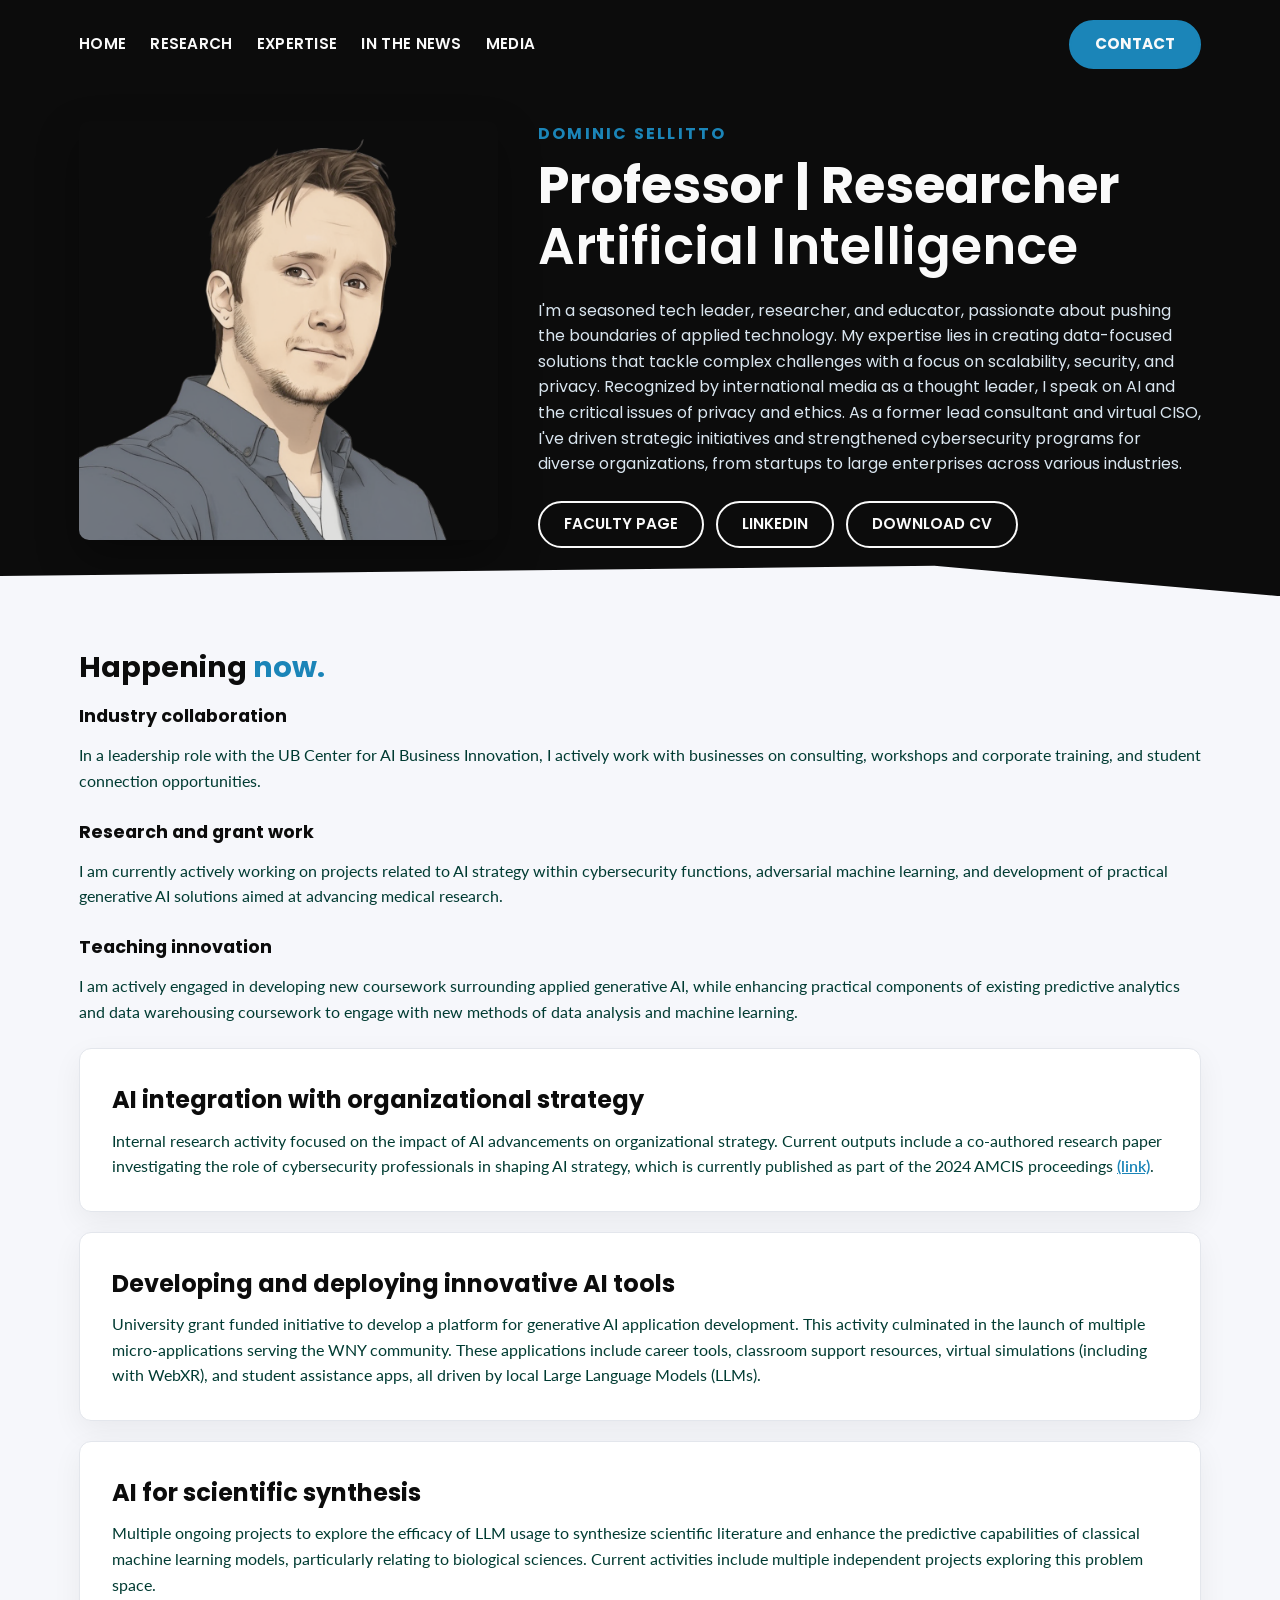
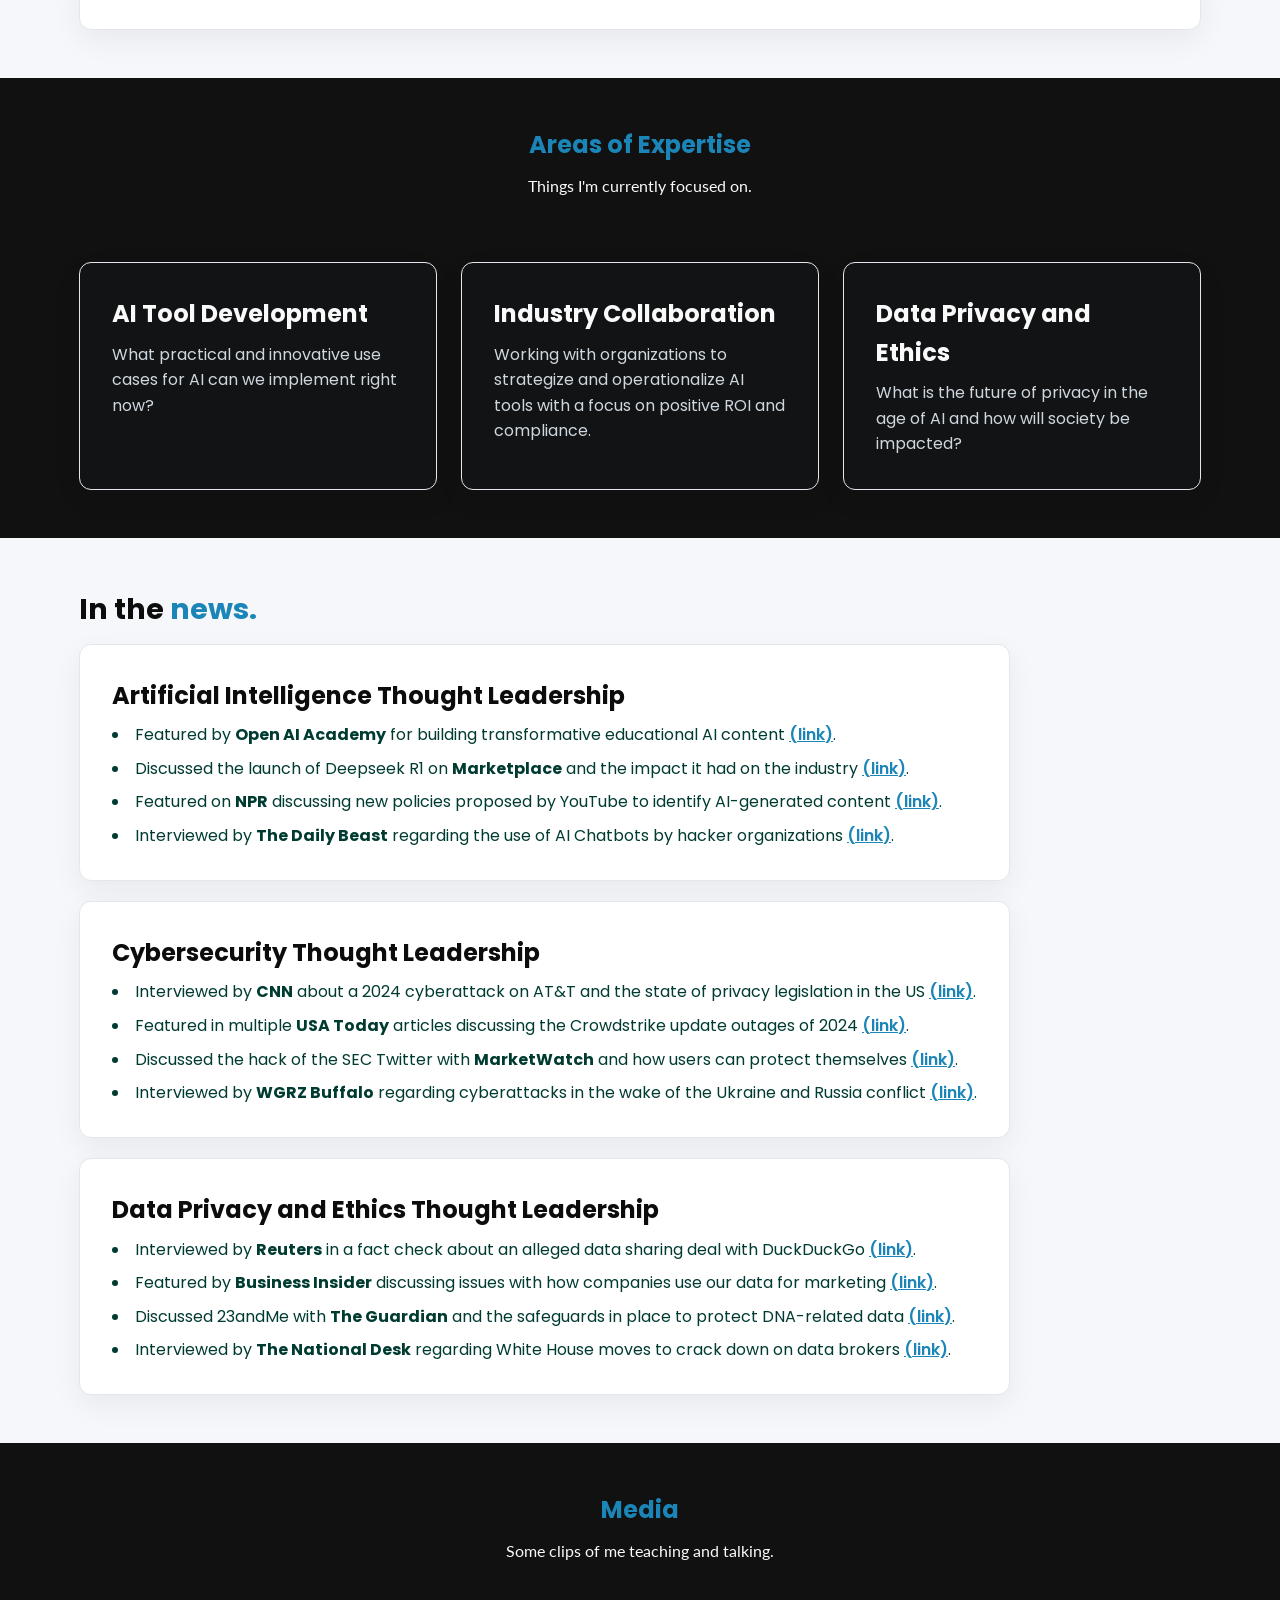
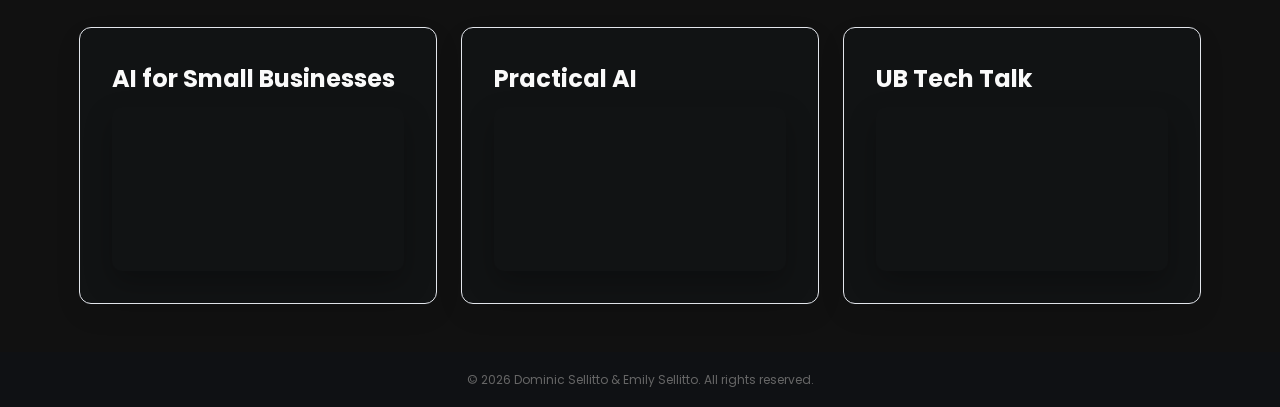
<file: index.html>
<!DOCTYPE html>
<html lang="en">
<head>
    <meta charset="UTF-8">
    <meta http-equiv="X-UA-Compatible" content="IE=edge" />
    <meta name="viewport" content="width=device-width, initial-scale=1.0" />
    <meta name="robots" content="index, follow">
    <title>Professor Sellitto</title>
    <link rel="preconnect" href="https://fonts.googleapis.com" />
    <link rel="preconnect" href="https://fonts.gstatic.com" crossorigin />
    <link
        href="https://fonts.googleapis.com/css2?family=Lato:wght@400;700&family=Poppins:wght@200;400;600&display=swap"
        rel="stylesheet" />
    <link rel="stylesheet" href="style.css">
</head>
<body>
    <header class="top" id="top">
        <div class="container">
            <nav class="flex items-centre justify-between" aria-label="Primary">
                <div class="nav-toggle" id="nav-toggle" aria-label="Toggle navigation" aria-expanded="false">
                    <div class="hamburger"></div>
                </div>

                <div class="left flex justfiy-right" role="menubar">
                    <a href="#top" role="menuitem">Home</a>
                    <a href="#research" role="menuitem">Research</a>
                    <a href="#expertise" role="menuitem">Expertise</a>
                    <a href="#news" role="menuitem">In the news</a>
                    <a href="#lectures" role="menuitem">Media</a>
                </div>
                <div class="right">
                    <a class="btn btn-primary" href="mailto:dmsellit@buffalo.edu">Contact</a>
                </div>
            </nav>
        </div>
    </header>

    <div class="mobile-menu" id="mobile-menu">
        <a href="#top">Home</a>
        <a href="#research">Research</a>
        <a href="#expertise">Expertise</a>
        <a href="#news">In the news</a>
        <a href="#lectures">Media</a>
        <a href="mailto:dmsellit@buffalo.edu">Contact</a>
    </div>

    <header class="bottom">
        <div class="container">
            <div class="hero flex justify-between">
                <div class="left hero-image">
                    <img src="dompic.png" alt="Dominic Sellitto portrait" />
                </div>
                <div class="right flex-1">
                    <p class="eyebrow">Dominic Sellitto</p>
                    <h1>
                        <span class="highlight">Professor | Researcher</span><br />
                        <span id="changing-word-elements">Artificial Intelligence</span>
                    </h1>
                    <p class="lede">I'm a seasoned tech leader, researcher, and educator, passionate about pushing the boundaries
                        of applied technology. My expertise lies in creating data-focused solutions that tackle complex challenges
                        with a focus on scalability, security, and privacy. Recognized by international media as a thought leader, I
                        speak on AI and the critical issues of privacy and ethics. As a former lead consultant and virtual CISO, I've
                        driven strategic initiatives and strengthened cybersecurity programs for diverse organizations, from startups
                        to large enterprises across various industries.</p>
                    <div class="cta-group">
                        <a href="https://management.buffalo.edu/faculty/academic-departments/management-science-systems/faculty/dominic-sellitto.html"
                            target="_blank" rel="noopener" class="btn btn-tertiary">Faculty Page</a>
                        <a href="https://www.linkedin.com/in/dominic-sellitto-cissp-99833047/"
                            target="_blank" rel="noopener" class="btn btn-tertiary">LinkedIn</a>
                        <a href="https://management.buffalo.edu/content/dam/mgt/Faculty-and-Research/MSS/Documents/dominic-sellitto.pdf"
                            target="_blank" rel="noopener" class="btn btn-tertiary">Download CV</a>
                    </div>
                </div>
            </div>
        </div>
    </header>

    <main>
        <section class="about" id="research">
            <div class="container flex items-centre">
                <div class="right flex-1">
                    <h1>Happening <span>now.</span></h1>
                    <h3>Industry collaboration</h3>
                    <p> In a leadership role with the UB Center for AI Business Innovation, I actively work with businesses on
                        consulting, workshops and corporate training, and student connection opportunities. </p>
                    <h3>Research and grant work</h3>
                    <p> I am currently actively working on projects related to AI strategy within cybersecurity functions,
                        adversarial machine learning, and development of practical generative AI solutions aimed at advancing
                        medical research. </p>
                    <h3>Teaching innovation</h3>
                    <p> I am actively engaged in developing new coursework surrounding applied generative AI, while enhancing practical
                        components of existing predictive analytics and data warehousing coursework to engage with new methods of data analysis
                        and machine learning. </p>
                    <div class="card-container">
                        <div class="card">
                            <h2>AI integration with organizational strategy</h2>
                            <p style="margin-bottom:0px; padding-top:0px;">Internal research activity focused on the impact of AI advancements on organizational
                                strategy. Current outputs include a co-authored research paper investigating the role of cybersecurity professionals in shaping AI
                                strategy, which is currently published as part of the 2024 AMCIS proceedings <a href="https://aisel.aisnet.org/amcis2024/security/security/29/"
                                    class="card-link">(link)</a>.</p>
                        </div>
                        <div class="card">
                            <h2>Developing and deploying innovative AI tools</h2>
                            <p style="margin-bottom:0px;">University grant funded initiative to develop a platform for generative AI application development. This activity culminated
                                in the launch of multiple micro-applications serving the WNY community. These applications include career tools, classroom support resources,
                                virtual simulations (including with WebXR), and student assistance apps, all driven by local Large Language Models (LLMs).</p>
                        </div>
                        <div class="card">
                            <h2>AI for scientific synthesis</h2>
                            <p style="margin-bottom:0px;">Multiple ongoing projects to explore the efficacy of LLM usage to synthesize scientific literature and enhance the predictive
                                capabilities of classical machine learning models, particularly relating to biological sciences. Current activities include multiple independent
                                projects exploring this problem space.</p>
                        </div>
                    </div>
                </div>
            </div>
        </section>

        <section class="services" id="expertise">
            <div class="container">
                <h1 class="services-head">Areas of Expertise</h1>
                <p class="section-subtitle">Things I'm currently focused on.</p>
                <div class="card-grid">
                    <div class="card">
                        <h2>AI Tool Development</h2>
                        <p> What practical and innovative use cases for AI can we implement right now? </p>
                    </div>
                    <div class="card">
                        <h2>Industry Collaboration</h2>
                        <p> Working with organizations to strategize and operationalize AI tools with a focus on positive ROI and compliance. </p>
                    </div>
                    <div class="card">
                        <h2>Data Privacy and Ethics</h2>
                        <p> What is the future of privacy in the age of AI and how will society be impacted? </p>
                    </div>
                </div>
            </div>
        </section>

        <section class="about" id="news">
            <div class="container flex items-centre">
                <div class="right flex-1">
                    <h1>In the <span>news.</span></h1>
                    <div class="card-container">
                        <div class="card">
                            <h2>Artificial Intelligence Thought Leadership</h2>
                            <ul class="list">
                                <li> Featured by <strong>Open AI Academy</strong> for building transformative educational AI content <a href="https://academy.openai.com/public/videos/dominic-sellitto-applied-ai-for-managers-2025-08-19" class="card-link">(link)</a>. </li>
                                <li> Discussed the launch of Deepseek R1 on <strong>Marketplace</strong> and the impact it had on the industry <a href="https://www.marketplace.org/2025/02/05/what-you-should-know-about-the-chinese-start-up-deepseek" class="card-link">(link)</a>. </li>
                                <li> Featured on <strong>NPR</strong> discussing new policies proposed by YouTube to identify AI-generated content <a href="https://www.npr.org/2024/03/20/1239609121/videos-using-ao-are-popping-up-on-youtube-how-is-youtube-responding" class="card-link">(link)</a>. </li>
                                <li> Interviewed by <strong>The Daily Beast</strong> regarding the use of AI Chatbots by hacker organizations <a href="https://www.thedailybeast.com/inside-the-underground-world-of-black-market-ai-chatbots" class="card-link">(link)</a>. </li>
                            </ul>
                        </div>
                        <div class="card">
                            <h2>Cybersecurity Thought Leadership</h2>
                            <ul class="list">
                                <li> Interviewed by <strong>CNN</strong> about a 2024 cyberattack on AT&T and the state of privacy legislation in the US <a href="https://www.cnn.com/2024/07/18/tech/att-cyberattacks-data-privacy-laws/index.html" class="card-link">(link)</a>. </li>
                                <li> Featured in multiple <strong>USA Today</strong> articles discussing the Crowdstrike update outages of 2024 <a href="https://www.usatoday.com/story/money/2024/07/20/how-microsoft-crowdstrike-update-large-impact/74477759007/" class="card-link">(link)</a>. </li>
                                <li> Discussed the hack of the SEC Twitter with <strong>MarketWatch</strong> and how users can protect themselves <a href="https://www.marketwatch.com/story/sec-twitter-hack-heres-how-to-protect-your-own-account-on-x-42a89df0" class="card-link">(link)</a>. </li>
                                <li> Interviewed by <strong>WGRZ Buffalo</strong> regarding cyberattacks in the wake of the Ukraine and Russia conflict <a href="https://www.wgrz.com/article/tech/experts-wny-discuss-federal-cyberattack-warning-tied-ukraine-situation/71-17d2d8e1-7877-427d-a33e-667f34910eb2" class="card-link">(link)</a>. </li>
                            </ul>
                        </div>
                        <div class="card">
                            <h2>Data Privacy and Ethics Thought Leadership</h2>
                            <ul class="list">
                                <li> Interviewed by <strong>Reuters</strong> in a fact check about an alleged data sharing deal with DuckDuckGo <a href="https://www.reuters.com/article/factcheck-duckduckgo-gates-track-idUSL1N3792HE/" class="card-link">(link)</a>. </li>
                                <li> Featured by <strong>Business Insider</strong> discussing issues with how companies use our data for marketing <a href="https://www.businessinsider.com/websites-know-who-you-are-data-brokers-privacy-online-shopping-2024-3" class="card-link">(link)</a>. </li>
                                <li> Discussed 23andMe with <strong>The Guardian</strong> and the safeguards in place to protect DNA-related data <a href="https://www.theguardian.com/technology/2024/feb/17/23andme-dna-data-security-finance" class="card-link">(link)</a>. </li>
                                <li> Interviewed by <strong>The National Desk</strong> regarding White House moves to crack down on data brokers <a href="https://thenationaldesk.com/news/americas-news-now/biden-administration-considering-crackdown-on-firms-selling-americans-data" class="card-link">(link)</a>. </li>
                            </ul>
                        </div>
                    </div>
                </div>
            </div>
        </section>

        <section class="services" id="lectures">
            <div class="container">
                <h1 class="services-head">Media</h1>
                <p class="section-subtitle">Some clips of me teaching and talking.</p>
                <div class="card-grid">
                    <div class="card">
                        <h2>AI for Small Businesses</h2>
                        <div class="video-wrapper">
                            <iframe src="https://www.youtube.com/embed/kTjsCXadMB8?start=6" title="Media feature video"
                                frameborder="0" allow="accelerometer; autoplay; clipboard-write; encrypted-media; gyroscope; picture-in-picture; web-share"
                                referrerpolicy="strict-origin-when-cross-origin" allowfullscreen></iframe>
                        </div>
                    </div>
                    <div class="card">
                        <h2>Practical AI</h2>
                        <div class="video-wrapper">
                            <iframe src="https://www.youtube.com/embed/snqFkucL3WU?si=8gMvrfFLTAsBFDrU" title="Practical Artificial Intelligence lecture video"
                                frameborder="0" allow="accelerometer; autoplay; clipboard-write; encrypted-media; gyroscope; picture-in-picture; web-share"
                                referrerpolicy="strict-origin-when-cross-origin" allowfullscreen></iframe>
                        </div>
                    </div>
                    <div class="card">
                        <h2>UB Tech Talk</h2>
                        <div class="video-wrapper">
                            <iframe src="https://www.youtube.com/embed/RwVQ5L3209A" title="Media feature video"
                                frameborder="0" allow="accelerometer; autoplay; clipboard-write; encrypted-media; gyroscope; picture-in-picture; web-share"
                                referrerpolicy="strict-origin-when-cross-origin" allowfullscreen></iframe>
                        </div>
                    </div>
                </div>
            </div>
        </section>
    </main>

    <footer class="site-footer">&copy; 2026 Dominic Sellitto &amp; Emily Sellitto. All rights reserved.</footer>
    <script src="script.js"></script>
</body>
</html>
</file>
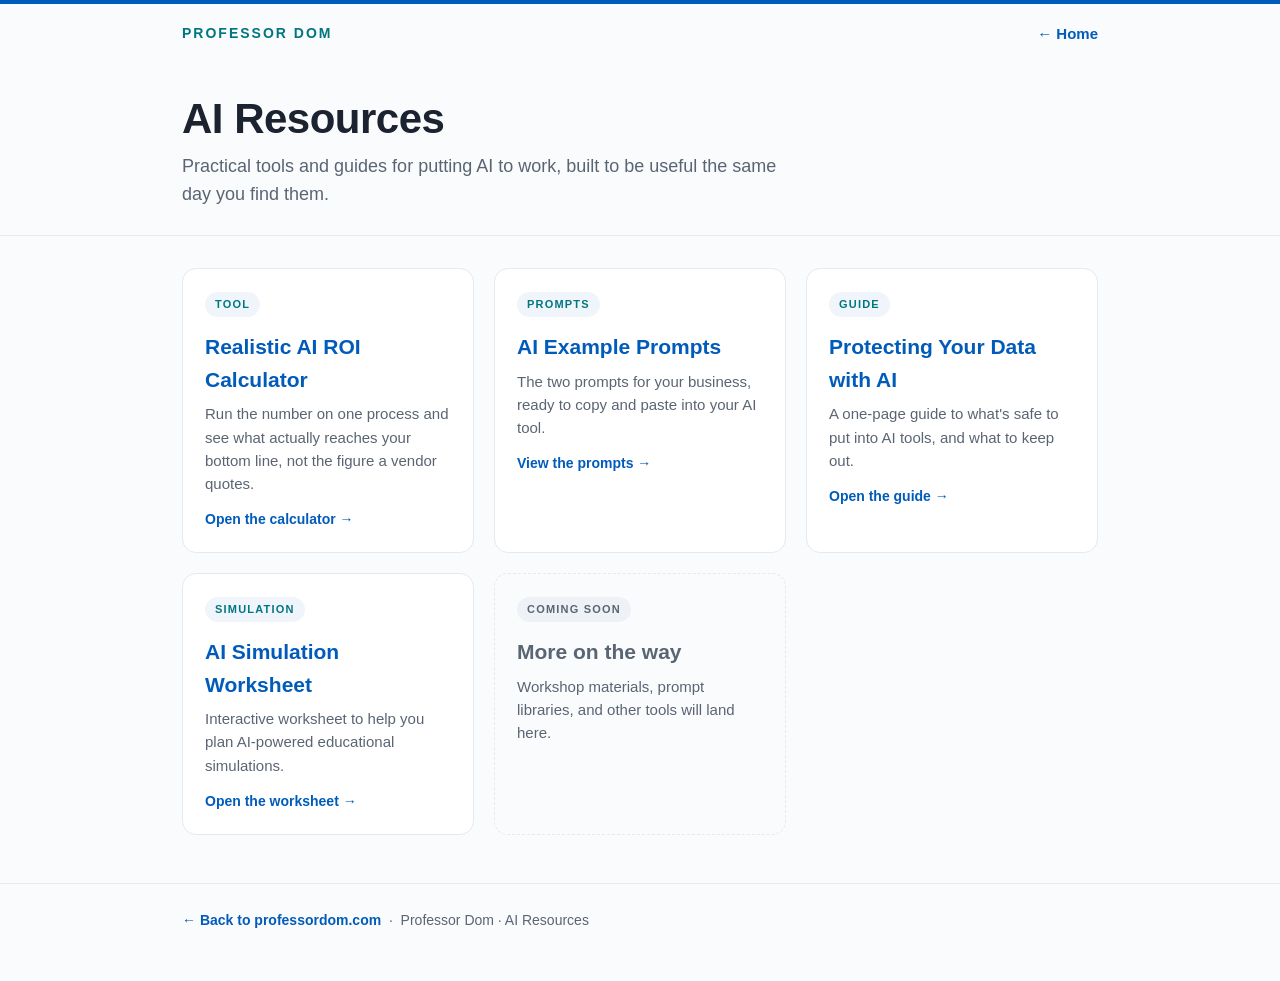
<file: resources/index.html>
<!DOCTYPE html>
<html lang="en">
<head>
<meta charset="utf-8">
<meta name="viewport" content="width=device-width, initial-scale=1">
<title>AI Resources · Professor Dom</title>
<style>
  :root{
    --blue:#005BBB; --teal:#007681; --ink:#1B2230; --muted:#5A6573;
    --line:#E4EAF2; --card:#FFFFFF; --bg:#FAFBFD; --tint:#F0F5FB;
  }
  *{ box-sizing:border-box; margin:0; padding:0; }
  body{
    font-family:-apple-system,BlinkMacSystemFont,"Segoe UI",Roboto,Helvetica,Arial,sans-serif;
    color:var(--ink); background:var(--bg); line-height:1.55; -webkit-font-smoothing:antialiased;
  }
  .wrap{ max-width:960px; margin:0 auto; padding:0 22px; }

  .topbar{ border-top:4px solid var(--blue); }
  .nav{ display:flex; align-items:center; justify-content:space-between; padding:18px 0; }
  .brand{ font-size:14px; font-weight:700; letter-spacing:2px; text-transform:uppercase; color:var(--teal); }
  .home{ font-size:15px; font-weight:600; color:var(--blue); text-decoration:none; }
  .home:hover{ text-decoration:underline; }

  .hero{ padding:34px 0 26px; border-bottom:1px solid var(--line); }
  .hero h1{ font-size:42px; line-height:1.05; color:var(--ink); letter-spacing:-.5px; }
  .hero p{ font-size:18px; color:var(--muted); margin-top:12px; max-width:620px; }

  .grid{ display:grid; grid-template-columns:repeat(auto-fill,minmax(280px,1fr)); gap:20px; padding:32px 0 8px; }
  .card{
    display:block; text-decoration:none; color:inherit; background:var(--card);
    border:1px solid var(--line); border-radius:14px; padding:22px 22px 20px;
    transition:transform .15s ease, box-shadow .15s ease, border-color .15s ease;
  }
  .card[role="button"]{ cursor:pointer; }
  .card[role="button"]:focus-visible{ outline:3px solid rgba(0,91,187,.35); outline-offset:2px; }
  .card:hover{ transform:translateY(-3px); box-shadow:0 12px 28px rgba(20,40,70,.10); border-color:#CBD8EA; }
  .card .tag{ display:inline-block; font-size:11px; font-weight:700; letter-spacing:1.2px; text-transform:uppercase;
    color:var(--teal); background:var(--tint); padding:4px 10px; border-radius:999px; }
  .card h2{ font-size:21px; color:var(--blue); margin:14px 0 6px; }
  .card p{ font-size:15px; color:var(--muted); }
  .card .go{ display:inline-block; margin-top:14px; font-size:14px; font-weight:700; color:var(--blue); }
  .card .go:after{ content:" \2192"; }

  .download-links{ display:flex; flex-direction:column; gap:8px; margin-top:14px; }
  .download-links a{ font-size:14px; font-weight:700; color:var(--blue); text-decoration:none; }
  .download-links a:hover{ text-decoration:underline; }
  .download-links a:after{ content:" \2193"; }

  .soon{ border-style:dashed; background:transparent; cursor:default; }
  .soon:hover{ transform:none; box-shadow:none; border-color:var(--line); }
  .soon .tag{ color:var(--muted); background:#EEF1F5; }
  .soon h2{ color:var(--muted); }

  footer{ margin-top:40px; padding:26px 0 50px; border-top:1px solid var(--line); color:var(--muted); font-size:14px; }
  footer a{ color:var(--blue); text-decoration:none; font-weight:600; }
  footer a:hover{ text-decoration:underline; }

  /* ---- prompt popup ---- */
  .overlay{ position:fixed; inset:0; background:rgba(20,30,46,.55); display:flex; align-items:flex-start;
    justify-content:center; padding:40px 16px; overflow:auto; z-index:1000; }
  .overlay[hidden]{ display:none; }
  .modal{ background:#fff; border-radius:16px; max-width:680px; width:100%; padding:26px 26px 30px;
    box-shadow:0 24px 60px rgba(10,20,40,.35); position:relative; }
  .modal h2{ font-size:24px; color:var(--ink); }
  .modal .modal-sub{ font-size:15px; color:var(--muted); margin:6px 0 18px; }
  .close{ position:absolute; top:16px; right:18px; border:none; background:none; font-size:26px; line-height:1;
    color:var(--muted); cursor:pointer; padding:4px; border-radius:8px; }
  .close:hover{ color:var(--ink); background:#F0F2F6; }

  .prompt{ border:1px solid var(--line); border-radius:12px; background:var(--tint); margin-bottom:18px; overflow:hidden; }
  .prompt-head{ display:flex; align-items:center; justify-content:space-between; gap:12px;
    padding:12px 14px; border-bottom:1px solid var(--line); background:#fff; }
  .prompt-name{ font-size:15px; font-weight:700; color:var(--ink); }
  .copy{ font-size:13px; font-weight:700; color:#fff; background:var(--teal); border:none;
    padding:7px 14px; border-radius:8px; cursor:pointer; white-space:nowrap; }
  .copy:hover{ background:#005f68; }
  .copy.ok{ background:var(--blue); }
  .prompt-body{ margin:0; padding:14px 16px; font-family:"SFMono-Regular",Consolas,"Courier New",monospace;
    font-size:13px; line-height:1.5; color:var(--ink); white-space:pre-wrap; word-break:break-word; }
  .prompt-body .h{ color:var(--teal); font-weight:700; }

  @media (max-width:520px){
    .hero h1{ font-size:32px; }
    .modal{ padding:20px 18px 24px; }
    .prompt-body{ font-size:12px; }
  }
</style>
</head>
<body>

<div class="topbar">
  <div class="wrap">
    <nav class="nav">
      <span class="brand">Professor Dom</span>
      <a class="home" href="/">&#8592; Home</a>
    </nav>
  </div>
</div>

<header class="hero">
  <div class="wrap">
    <h1>AI Resources</h1>
    <p>Practical tools and guides for putting AI to work, built to be useful the same day you find them.</p>
  </div>
</header>

<main class="wrap">
  <div class="grid">

    <!-- ============ RESOURCE CARD ============
         To add a new resource later, copy one whole card block below,
         then change the link, the tag, the title, and the description. -->
    <a class="card" href="roi-calculator.html">
      <span class="tag">Tool</span>
      <h2>Realistic AI ROI Calculator</h2>
      <p>Run the number on one process and see what actually reaches your bottom line, not the figure a vendor quotes.</p>
      <span class="go">Open the calculator</span>
    </a>

    <!-- Opens the prompt popup (no separate page needed) -->
    <div class="card" id="promptsCard" role="button" tabindex="0" aria-haspopup="dialog">
      <span class="tag">Prompts</span>
      <h2>AI Example Prompts</h2>
      <p>The two prompts for your business, ready to copy and paste into your AI tool.</p>
      <span class="go">View the prompts</span>
    </div>

    <!-- Links to the data-protection guide (same folder) -->
    <a class="card" href="ai-data-cheatsheet.html">
      <span class="tag">Guide</span>
      <h2>Protecting Your Data with AI</h2>
      <p>A one-page guide to what's safe to put into AI tools, and what to keep out.</p>
      <span class="go">Open the guide</span>
    </a>

    <!-- Direct-download sample payment CSV files -->
    <a class="card" href="simulation-worksheet.html">
      <span class="tag">Simulation</span>
      <h2>AI Simulation Worksheet</h2>
      <p>Interactive worksheet to help you plan AI-powered educational simulations.</p>
      <span class="go">Open the worksheet</span>
    </a>

    <!-- Placeholder. Turn it into a real card later, or delete it. -->
    <div class="card soon">
      <span class="tag">Coming soon</span>
      <h2>More on the way</h2>
      <p>Workshop materials, prompt libraries, and other tools will land here.</p>
    </div>

  </div>
</main>

<footer>
  <div class="wrap">
    <a href="/">&#8592; Back to professordom.com</a>
    &nbsp;&middot;&nbsp; Professor Dom &middot; AI Resources
  </div>
</footer>

<!-- ============ PROMPT POPUP ============ -->
<div class="overlay" id="promptModal" hidden>
  <div class="modal" role="dialog" aria-modal="true" aria-labelledby="pmTitle">
    <button class="close" id="pmClose" aria-label="Close">&times;</button>
    <h2 id="pmTitle">AI Example Prompts</h2>
    <p class="modal-sub">Copy and paste these into your AI tool, then fill in the parts in brackets.</p>

    <div class="prompt">
      <div class="prompt-head">
        <span class="prompt-name">Build a tool from your spreadsheets</span>
        <button class="copy" data-target="p1">Copy</button>
      </div>
      <pre id="p1" class="prompt-body"></pre>
    </div>

    <div class="prompt">
      <div class="prompt-head">
        <span class="prompt-name">Summarize a meeting</span>
        <button class="copy" data-target="p2">Copy</button>
      </div>
      <pre id="p2" class="prompt-body"></pre>
    </div>
  </div>
</div>

<script>
(function(){
  var PROMPTS = {
    p1:
"Build me one HTML file that turns my spreadsheets into a dashboard. No installs.\n\n" +
"## My files\n" +
"- [a few rows from each sheet, and what each column means]\n\n" +
"## What I want to see\n" +
"- [the totals, trends, and breakdowns you wish you had]\n\n" +
"## How it should work\n" +
"- [I drag files in, it builds the report, opens by double-click]\n\n" +
"If a column is unclear, ask before guessing. Keep it simple.\n\n" +
"<<< paste your sample rows below >>>",
    p2:
"Summarize this transcript in this structure. Real names. Only what was said.\n\n" +
"## Decisions made\n" +
"- [decision]  (decided by [name])\n\n" +
"## Action items\n" +
"- [owner]  \u00b7  [task]  \u00b7  [due, or \"TBD\"]\n\n" +
"## Open questions\n" +
"- [question]  \u00b7  [who needs to answer]\n\n" +
"## Risks raised\n" +
"- [risk]  \u00b7  [who raised it]\n\n" +
"Only what was said. Don't invent. If ownership is unclear, flag it.\n\n" +
"<<< paste transcript below >>>"
  };

  function esc(s){ return s.replace(/&/g,'&amp;').replace(/</g,'&lt;').replace(/>/g,'&gt;'); }
  function render(raw){
    return raw.split('\n').map(function(line){
      var t = line.trim(), e = esc(line);
      if(t.indexOf('##')===0 || t.indexOf('<<<')===0) return '<span class="h">'+e+'</span>';
      return e;
    }).join('\n');
  }
  document.getElementById('p1').innerHTML = render(PROMPTS.p1);
  document.getElementById('p2').innerHTML = render(PROMPTS.p2);

  var modal = document.getElementById('promptModal');
  var card  = document.getElementById('promptsCard');
  function open(){ modal.hidden = false; document.getElementById('pmClose').focus(); }
  function close(){ modal.hidden = true; card.focus(); }

  card.addEventListener('click', open);
  card.addEventListener('keydown', function(e){
    if(e.key==='Enter' || e.key===' '){ e.preventDefault(); open(); }
  });
  document.getElementById('pmClose').addEventListener('click', close);
  modal.addEventListener('click', function(e){ if(e.target===modal) close(); });
  document.addEventListener('keydown', function(e){ if(e.key==='Escape' && !modal.hidden) close(); });

  function copyText(text, btn){
    function done(){
      var old = btn.textContent;
      btn.textContent = 'Copied!'; btn.classList.add('ok');
      setTimeout(function(){ btn.textContent = old; btn.classList.remove('ok'); }, 1500);
    }
    function fallback(){
      var ta = document.createElement('textarea');
      ta.value = text; ta.style.position='fixed'; ta.style.opacity='0';
      document.body.appendChild(ta); ta.focus(); ta.select();
      try{ document.execCommand('copy'); done(); }catch(e){}
      document.body.removeChild(ta);
    }
    if(navigator.clipboard && navigator.clipboard.writeText){
      navigator.clipboard.writeText(text).then(done, fallback);
    } else { fallback(); }
  }
  var btns = document.querySelectorAll('.copy');
  for(var i=0;i<btns.length;i++){
    btns[i].addEventListener('click', function(){
      copyText(PROMPTS[this.getAttribute('data-target')], this);
    });
  }
})();
</script>

</body>
</html>
</file>
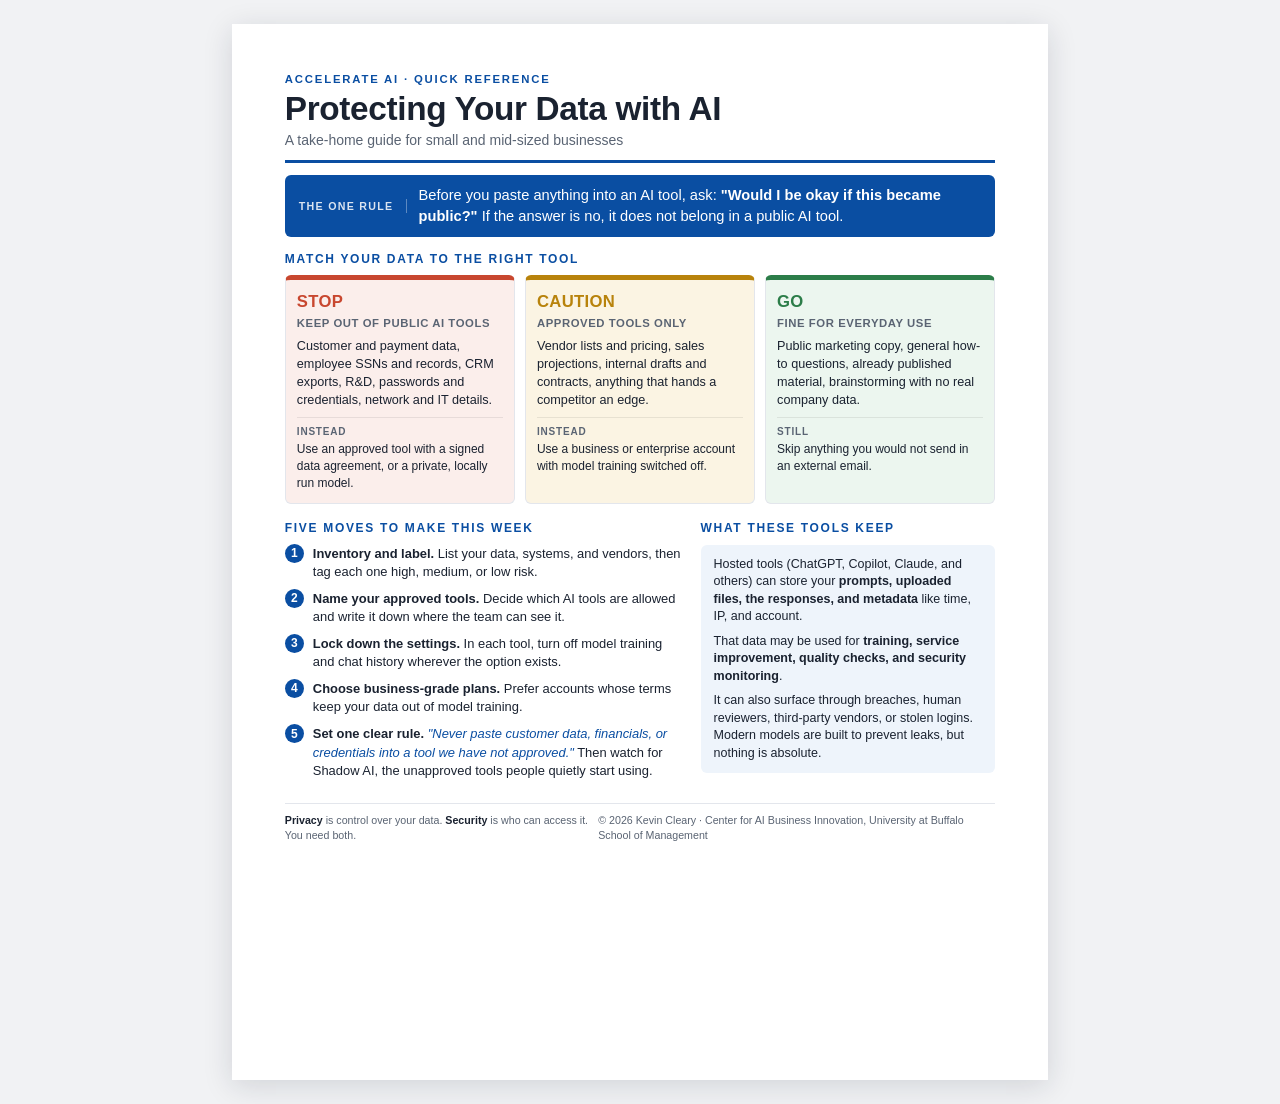
<file: resources/ai-data-cheatsheet.html>
<!DOCTYPE html>
<html lang="en">
<head>
<meta charset="utf-8">
<meta name="viewport" content="width=device-width, initial-scale=1">
<title>Protecting Your Data with AI — Quick Guide</title>
<style>
  :root{
    --ink:#1a2230;
    --muted:#5a6473;
    --blue:#0a4ea2;
    --blue-tint:#eef4fb;
    --stop:#c8472f;
    --stop-tint:#fbeeeb;
    --caution:#b8830c;
    --caution-tint:#fbf4e3;
    --go:#2c7d49;
    --go-tint:#ecf6ef;
    --line:#e3e6ec;
    --paper:#ffffff;
  }
  *{box-sizing:border-box;}
  html,body{margin:0;padding:0;}
  body{
    font-family:"Segoe UI",-apple-system,BlinkMacSystemFont,"Helvetica Neue",Arial,sans-serif;
    color:var(--ink);
    background:#f1f2f4;
    line-height:1.4;
    -webkit-font-smoothing:antialiased;
  }
  .sheet{
    width:8.5in;
    min-height:11in;
    margin:24px auto;
    background:var(--paper);
    padding:0.5in 0.55in 0.4in;
    box-shadow:0 6px 28px rgba(20,30,50,.14);
  }

  /* Header */
  header{
    border-bottom:3px solid var(--blue);
    padding-bottom:10px;
    margin-bottom:12px;
  }
  .eyebrow{
    font-size:8.5pt;
    letter-spacing:.16em;
    text-transform:uppercase;
    color:var(--blue);
    font-weight:700;
    margin:0 0 4px;
  }
  h1{
    font-size:25pt;
    line-height:1.02;
    margin:0;
    font-weight:800;
    letter-spacing:-.01em;
  }
  .sub{
    font-size:10.5pt;
    color:var(--muted);
    margin:5px 0 0;
  }

  /* The one rule band */
  .rule{
    display:flex;
    align-items:center;
    gap:12px;
    background:var(--blue);
    color:#fff;
    border-radius:6px;
    padding:10px 14px;
    margin:12px 0 14px;
  }
  .rule .badge{
    flex:0 0 auto;
    font-size:8pt;
    font-weight:700;
    letter-spacing:.12em;
    text-transform:uppercase;
    opacity:.85;
    border-right:1px solid rgba(255,255,255,.4);
    padding-right:12px;
  }
  .rule p{margin:0;font-size:11pt;}
  .rule strong{font-weight:800;}

  .section-label{
    font-size:9pt;
    letter-spacing:.14em;
    text-transform:uppercase;
    color:var(--blue);
    font-weight:700;
    margin:0 0 8px;
  }

  /* Traffic light matrix */
  .matrix{display:flex;gap:10px;margin-bottom:16px;}
  .card{
    flex:1;
    border:1px solid var(--line);
    border-top:5px solid;
    border-radius:6px;
    padding:10px 11px 11px;
  }
  .card.stop{border-top-color:var(--stop);background:var(--stop-tint);}
  .card.caution{border-top-color:var(--caution);background:var(--caution-tint);}
  .card.go{border-top-color:var(--go);background:var(--go-tint);}
  .card h3{
    margin:0 0 2px;
    font-size:12.5pt;
    font-weight:800;
    letter-spacing:.02em;
  }
  .card.stop h3{color:var(--stop);}
  .card.caution h3{color:var(--caution);}
  .card.go h3{color:var(--go);}
  .card .tag{font-size:8.5pt;font-weight:700;color:var(--muted);text-transform:uppercase;letter-spacing:.05em;margin:0 0 7px;}
  .card .data{font-size:9.5pt;margin:0 0 8px;}
  .card .data b{font-weight:700;}
  .card .do{
    font-size:9pt;
    color:var(--ink);
    border-top:1px solid rgba(0,0,0,.08);
    padding-top:7px;
    margin:0;
  }
  .card .do span{font-weight:700;display:block;font-size:7.5pt;letter-spacing:.08em;text-transform:uppercase;color:var(--muted);margin-bottom:2px;}

  /* Two column lower area */
  .cols{display:flex;gap:18px;}
  .col-main{flex:1.35;}
  .col-side{flex:1;}

  ol.moves{margin:0;padding:0;list-style:none;counter-reset:m;}
  ol.moves li{
    counter-increment:m;
    position:relative;
    padding:0 0 9px 28px;
    font-size:9.7pt;
  }
  ol.moves li:before{
    content:counter(m);
    position:absolute;left:0;top:-1px;
    width:19px;height:19px;
    background:var(--blue);color:#fff;
    border-radius:50%;
    font-size:9pt;font-weight:700;
    display:flex;align-items:center;justify-content:center;
  }
  ol.moves li b{font-weight:700;}
  ol.moves .quote{color:var(--blue);font-style:italic;}

  .panel{
    background:var(--blue-tint);
    border-radius:6px;
    padding:11px 13px;
    font-size:9.4pt;
    color:var(--ink);
  }
  .panel p{margin:0 0 7px;}
  .panel p:last-child{margin-bottom:0;}
  .panel b{font-weight:700;}

  footer{
    margin-top:14px;
    padding-top:9px;
    border-top:1px solid var(--line);
    display:flex;
    justify-content:space-between;
    align-items:center;
    font-size:8pt;
    color:var(--muted);
  }
  footer .src b{color:var(--ink);}

  @media print{
    body{background:#fff;}
    .sheet{margin:0;box-shadow:none;width:auto;min-height:auto;padding:0;}
    @page{size:letter;margin:0.45in;}
  }
</style>
</head>
<body>
<div class="sheet">

  <header>
    <p class="eyebrow">Accelerate AI · Quick Reference</p>
    <h1>Protecting Your Data with AI</h1>
    <p class="sub">A take-home guide for small and mid-sized businesses</p>
  </header>

  <div class="rule">
    <span class="badge">The one rule</span>
    <p>Before you paste anything into an AI tool, ask: <strong>"Would I be okay if this became public?"</strong> If the answer is no, it does not belong in a public AI tool.</p>
  </div>

  <p class="section-label">Match your data to the right tool</p>
  <div class="matrix">
    <div class="card stop">
      <h3>STOP</h3>
      <p class="tag">Keep out of public AI tools</p>
      <p class="data">Customer and payment data, employee SSNs and records, CRM exports, R&amp;D, passwords and credentials, network and IT details.</p>
      <p class="do"><span>Instead</span>Use an approved tool with a signed data agreement, or a private, locally run model.</p>
    </div>
    <div class="card caution">
      <h3>CAUTION</h3>
      <p class="tag">Approved tools only</p>
      <p class="data">Vendor lists and pricing, sales projections, internal drafts and contracts, anything that hands a competitor an edge.</p>
      <p class="do"><span>Instead</span>Use a business or enterprise account with model training switched off.</p>
    </div>
    <div class="card go">
      <h3>GO</h3>
      <p class="tag">Fine for everyday use</p>
      <p class="data">Public marketing copy, general how-to questions, already published material, brainstorming with no real company data.</p>
      <p class="do"><span>Still</span>Skip anything you would not send in an external email.</p>
    </div>
  </div>

  <div class="cols">
    <div class="col-main">
      <p class="section-label">Five moves to make this week</p>
      <ol class="moves">
        <li><b>Inventory and label.</b> List your data, systems, and vendors, then tag each one high, medium, or low risk.</li>
        <li><b>Name your approved tools.</b> Decide which AI tools are allowed and write it down where the team can see it.</li>
        <li><b>Lock down the settings.</b> In each tool, turn off model training and chat history wherever the option exists.</li>
        <li><b>Choose business-grade plans.</b> Prefer accounts whose terms keep your data out of model training.</li>
        <li><b>Set one clear rule.</b> <span class="quote">"Never paste customer data, financials, or credentials into a tool we have not approved."</span> Then watch for Shadow AI, the unapproved tools people quietly start using.</li>
      </ol>
    </div>
    <div class="col-side">
      <p class="section-label">What these tools keep</p>
      <div class="panel">
        <p>Hosted tools (ChatGPT, Copilot, Claude, and others) can store your <b>prompts, uploaded files, the responses, and metadata</b> like time, IP, and account.</p>
        <p>That data may be used for <b>training, service improvement, quality checks, and security monitoring</b>.</p>
        <p>It can also surface through breaches, human reviewers, third-party vendors, or stolen logins. Modern models are built to prevent leaks, but nothing is absolute.</p>
      </div>
    </div>
  </div>

  <footer>
    <span class="src"><b>Privacy</b> is control over your data. <b>Security</b> is who can access it. You need both.</span>
    <span>© 2026 Kevin Cleary · Center for AI Business Innovation, University at Buffalo School of Management</span>
  </footer>

</div>
</body>
</html>
</file>
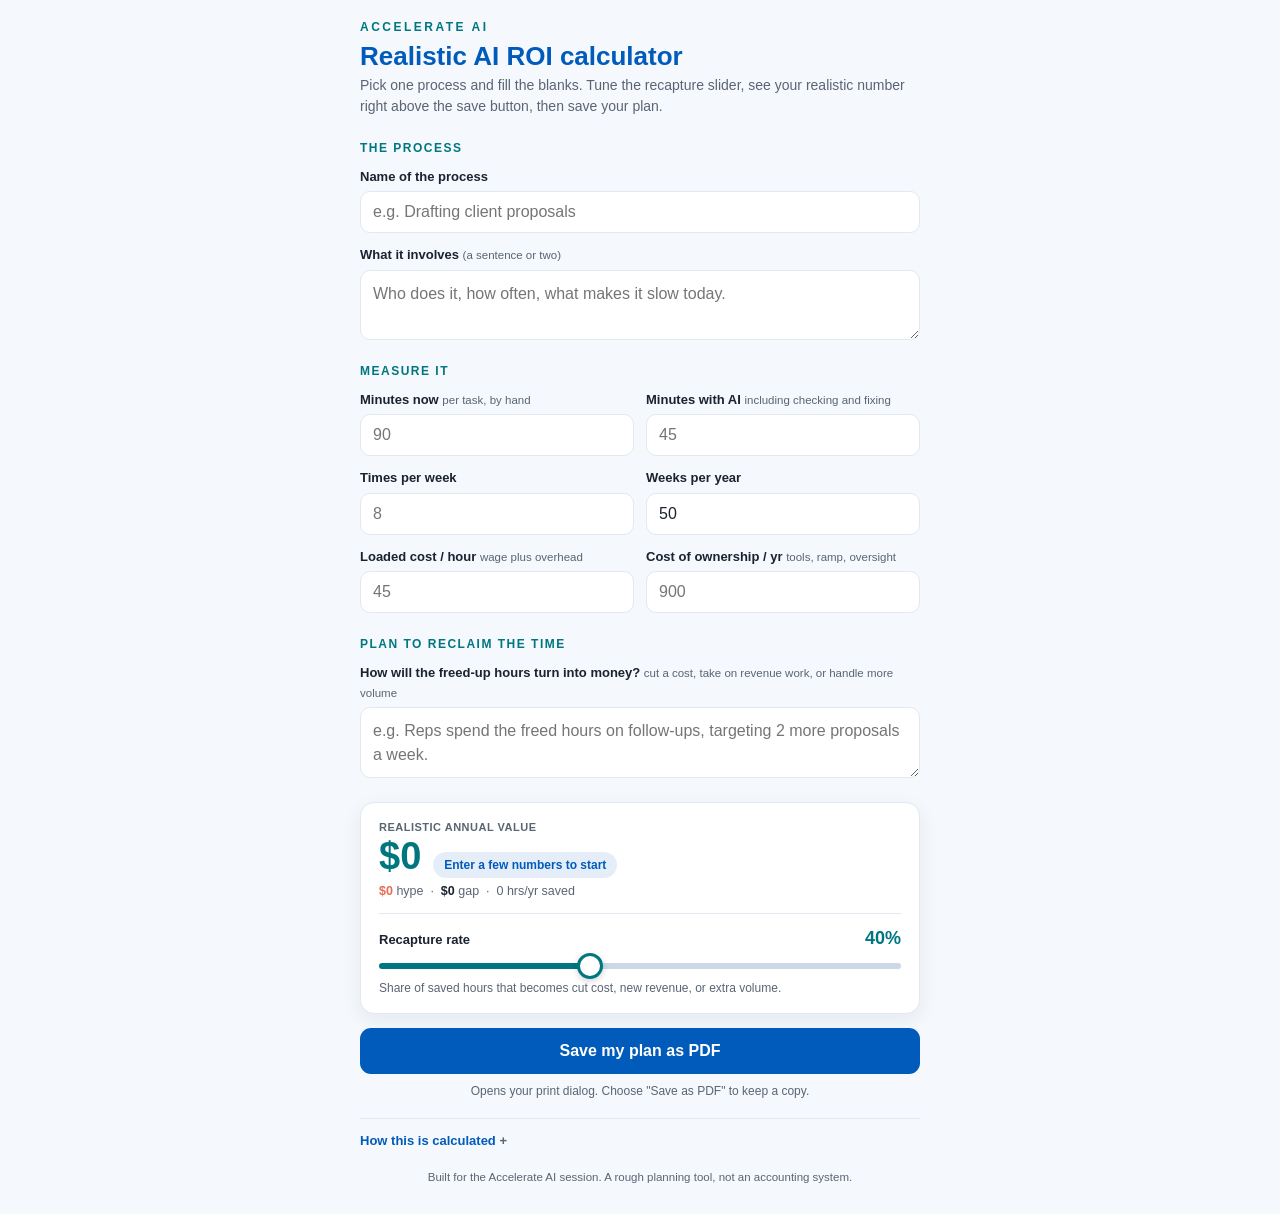
<file: resources/roi-calculator.html>
<!DOCTYPE html>
<html lang="en">
<head>
<meta charset="utf-8">
<meta name="viewport" content="width=device-width, initial-scale=1, viewport-fit=cover">
<title>Realistic AI ROI Calculator</title>
<style>
  :root{
    --blue:#005BBB; --teal:#007681; --coral:#E56D54;
    --ink:#1B2230; --muted:#5A6573; --line:#E2E8F1;
    --paper:#F5F8FC; --card:#FFFFFF; --tint:#F0F5FB;
  }
  *{box-sizing:border-box;margin:0;padding:0}
  html{-webkit-text-size-adjust:100%}
  body{ font-family:Arial,Helvetica,sans-serif; color:var(--ink); background:var(--paper);
    line-height:1.5; padding:18px 16px calc(28px + env(safe-area-inset-bottom)); }
  .wrap{max-width:560px;margin:0 auto}
  .eyebrow{font-size:12px;font-weight:700;letter-spacing:2.5px;color:var(--teal);text-transform:uppercase}
  h1{font-size:26px;font-weight:700;color:var(--blue);margin:6px 0 4px;line-height:1.1}
  .lede{font-size:14px;color:var(--muted);margin-bottom:16px}

  .sec{font-size:12px;font-weight:700;letter-spacing:1.5px;color:var(--teal);text-transform:uppercase;margin:22px 0 10px}

  /* ---- sticky summary: number + slider, always in view ---- */
  .summary{ background:var(--card);
    border:1px solid var(--line); border-radius:14px; box-shadow:0 6px 20px rgba(20,40,70,.07);
    padding:16px 18px 16px; margin:24px 0 0; }
  .summary .cap{font-size:11px;font-weight:700;letter-spacing:.5px;color:var(--muted);text-transform:uppercase}
  .sumrow{display:flex;align-items:baseline;flex-wrap:wrap;gap:4px 12px;margin:2px 0 4px}
  .honest{font-size:38px;font-weight:700;color:var(--teal);line-height:1.04;transition:color .2s ease}
  .honest.neg{color:var(--coral)}
  @media (prefers-reduced-motion:reduce){.honest{transition:none}}
  .verdict{display:inline-block;font-size:12px;font-weight:700;padding:4px 11px;border-radius:999px}
  .v-strong{background:rgba(0,118,129,.12);color:var(--teal)}
  .v-ok{background:rgba(0,91,187,.10);color:var(--blue)}
  .v-thin{background:rgba(229,109,84,.12);color:var(--coral)}
  .v-no{background:rgba(229,109,84,.14);color:var(--coral)}
  .mini{font-size:12.5px;color:var(--muted)}
  .mini b{font-weight:700}
  .mini .hype{color:var(--coral)} .mini .gap{color:var(--ink)}
  .recapwrap{border-top:1px solid var(--line);margin-top:12px;padding-top:11px}
  .recapwrap .top{display:flex;justify-content:space-between;align-items:baseline}
  .recapwrap label{font-size:13px;font-weight:700;color:var(--ink)}
  .recapwrap .val{font-size:18px;font-weight:700;color:var(--teal)}
  .recapwrap .sub{font-size:12px;color:var(--muted);margin-top:3px}
  input[type=range]{-webkit-appearance:none;appearance:none;width:100%;height:6px;border-radius:6px;
    background:linear-gradient(to right,var(--teal) 0%,var(--teal) var(--p,40%),#CDD8E6 var(--p,40%),#CDD8E6 100%);
    margin:10px 0 4px;cursor:pointer}
  input[type=range]::-webkit-slider-thumb{-webkit-appearance:none;width:26px;height:26px;border-radius:50%;
    background:#fff;border:3px solid var(--teal);box-shadow:0 2px 6px rgba(0,0,0,.18)}
  input[type=range]::-moz-range-thumb{width:24px;height:24px;border-radius:50%;background:#fff;border:3px solid var(--teal);box-shadow:0 2px 6px rgba(0,0,0,.18)}

  .grid{display:grid;grid-template-columns:1fr 1fr;gap:12px}
  .field{display:flex;flex-direction:column}
  .field.full{grid-column:1 / -1}
  .field label{font-size:13px;font-weight:700;color:var(--ink);margin-bottom:5px}
  .field .s{font-size:11.5px;font-weight:400;color:var(--muted)}
  .field input,.field textarea{font-family:inherit;font-size:16px;color:var(--ink);background:#fff;
    border:1px solid var(--line);border-radius:10px;padding:11px 12px;width:100%}
  .field textarea{resize:vertical;min-height:64px;line-height:1.45}
  .field input:focus,.field textarea:focus{outline:none;border-color:var(--blue);box-shadow:0 0 0 3px rgba(0,91,187,.15)}

  .actions{margin-top:14px}
  .btn{display:block;width:100%;font-family:inherit;font-size:16px;font-weight:700;color:#fff;
    background:var(--blue);border:none;border-radius:11px;padding:14px;cursor:pointer}
  .btn:hover{background:#00499a}
  .btnhint{font-size:12px;color:var(--muted);text-align:center;margin-top:8px}

  details{margin-top:18px;border-top:1px solid var(--line);padding-top:12px}
  summary.q{font-size:13px;font-weight:700;color:var(--blue);cursor:pointer;list-style:none}
  summary.q::-webkit-details-marker{display:none}
  summary.q::after{content:" +";color:var(--muted)}
  details[open] summary.q::after{content:" \2212"}
  details p{font-size:13px;color:var(--muted);margin-top:8px}
  details code{background:var(--tint);padding:2px 5px;border-radius:5px;font-size:12.5px;color:var(--ink)}
  .foot{font-size:11.5px;color:var(--muted);margin-top:18px;text-align:center}

  /* ---------- print plan ---------- */
  .print-only{display:none}
  @media print{
    @page{ size:Letter; margin:0.6in; }
    html,body{ background:#fff; padding:0; }
    .screen-only{ display:none !important; }
    .print-only{ display:block !important; }
    *{ -webkit-print-color-adjust:exact; print-color-adjust:exact; }
  }
  .plan{ color:var(--ink); font-size:11pt; line-height:1.45; max-width:7.3in; margin:0 auto; }
  .plan .p-head{ display:flex; justify-content:space-between; align-items:flex-end; }
  .plan .p-title{ font-size:22pt; font-weight:700; color:var(--blue); }
  .plan .p-date{ font-size:10pt; color:var(--muted); }
  .plan .p-rule{ height:2.5px; background:var(--blue); margin:8px 0 16px; }
  .plan .p-label{ font-size:9pt; font-weight:700; letter-spacing:1.5px; text-transform:uppercase; color:var(--teal); margin-bottom:4px; }
  .plan .p-block{ margin-bottom:16px; }
  .plan .p-name{ font-size:16pt; font-weight:700; color:var(--ink); }
  .plan .p-desc, .plan .p-plantext{ font-size:11pt; color:var(--ink); white-space:pre-wrap; }
  .plan .muted{ color:var(--muted); font-style:italic; }
  .plan .p-result{ display:flex; gap:24px; border:1.6px solid var(--teal); border-radius:10px;
    background:#F0F6F6; padding:14px 16px; margin-bottom:16px; align-items:center; }
  .plan .p-honest{ font-size:30pt; font-weight:700; color:var(--teal); line-height:1; }
  .plan .p-honest.neg{ color:var(--coral); }
  .plan .p-rk{ font-size:9pt; font-weight:700; letter-spacing:.4px; text-transform:uppercase; color:var(--muted); }
  .plan .p-verdict{ font-size:11pt; font-weight:700; margin-top:5px; }
  .plan .p-side{ font-size:10.5pt; line-height:1.7; }
  .plan .p-side b{ margin-left:6px; }
  .plan .coral{ color:var(--coral); }
  .plan table{ width:100%; border-collapse:collapse; font-size:10.5pt; }
  .plan td{ padding:4px 0; border-bottom:1px solid var(--line); }
  .plan td.v{ text-align:right; font-weight:700; }
  .plan .p-foot{ margin-top:18px; padding-top:9px; border-top:1px solid var(--line); font-size:9.5pt; color:var(--muted); }
  .plan .p-foot b{ color:var(--teal); font-style:italic; }
</style>
</head>
<body>

<!-- =================== SCREEN (interactive) =================== -->
<div class="wrap screen-only">
  <div class="eyebrow">Accelerate AI</div>
  <h1>Realistic AI ROI calculator</h1>
  <p class="lede">Pick one process and fill the blanks. Tune the recapture slider, see your realistic number right above the save button, then save your plan.</p>

  <div class="sec">The process</div>
  <div class="grid">
    <div class="field full">
      <label for="procName">Name of the process</label>
      <input type="text" id="procName" placeholder="e.g. Drafting client proposals">
    </div>
    <div class="field full">
      <label for="procDesc">What it involves <span class="s">(a sentence or two)</span></label>
      <textarea id="procDesc" placeholder="Who does it, how often, what makes it slow today."></textarea>
    </div>
  </div>

  <div class="sec">Measure it</div>
  <div class="grid">
    <div class="field"><label for="now">Minutes now <span class="s">per task, by hand</span></label><input type="number" id="now" inputmode="numeric" min="0" placeholder="90"></div>
    <div class="field"><label for="ai">Minutes with AI <span class="s">including checking and fixing</span></label><input type="number" id="ai" inputmode="numeric" min="0" placeholder="45"></div>
    <div class="field"><label for="freq">Times per week</label><input type="number" id="freq" inputmode="numeric" min="0" placeholder="8"></div>
    <div class="field"><label for="weeks">Weeks per year</label><input type="number" id="weeks" inputmode="numeric" min="0" value="50"></div>
    <div class="field"><label for="rate">Loaded cost / hour <span class="s">wage plus overhead</span></label><input type="number" id="rate" inputmode="numeric" min="0" placeholder="45"></div>
    <div class="field"><label for="tco">Cost of ownership / yr <span class="s">tools, ramp, oversight</span></label><input type="number" id="tco" inputmode="numeric" min="0" placeholder="900"></div>
  </div>

  <div class="sec">Plan to reclaim the time</div>
  <div class="grid">
    <div class="field full">
      <label for="plan">How will the freed-up hours turn into money? <span class="s">cut a cost, take on revenue work, or handle more volume</span></label>
      <textarea id="plan" placeholder="e.g. Reps spend the freed hours on follow-ups, targeting 2 more proposals a week."></textarea>
    </div>
  </div>

  <!-- realistic number + recapture slider, right above the save button -->
  <div class="summary">
    <div class="cap">Realistic annual value</div>
    <div class="sumrow">
      <span class="honest" id="honest">$0</span>
      <span class="verdict v-ok" id="verdict">Enter a few numbers to start</span>
    </div>
    <div class="mini"><b class="hype" id="hype">$0</b> hype &nbsp;&middot;&nbsp; <b class="gap" id="gap">$0</b> gap &nbsp;&middot;&nbsp; <span id="hours">0 hrs/yr saved</span></div>
    <div class="recapwrap">
      <div class="top"><label for="recap">Recapture rate</label><span class="val" id="recapVal">40%</span></div>
      <input type="range" id="recap" min="0" max="100" value="40" step="5">
      <div class="sub">Share of saved hours that becomes cut cost, new revenue, or extra volume.</div>
    </div>
  </div>

  <div class="actions">
    <button class="btn" id="saveBtn" type="button">Save my plan as PDF</button>
    <div class="btnhint">Opens your print dialog. Choose "Save as PDF" to keep a copy.</div>
  </div>

  <details>
    <summary class="q">How this is calculated</summary>
    <p><strong>Realistic value</strong> = hours saved &times; loaded cost &times; recapture rate, minus cost of ownership.</p>
    <p>Hours saved counts your AI time <em>with</em> verification, because checking the output is real work. The recapture rate is the realistic haircut: saved time only counts if it turns into money. The <strong>hype number</strong> assumes 100% recapture and ignores cost, which is the figure most tools quote.</p>
  </details>

  <p class="foot">Built for the Accelerate AI session. A rough planning tool, not an accounting system.</p>
</div>

<!-- =================== PRINT (the saved plan) =================== -->
<div class="plan print-only">
  <div class="p-head">
    <div class="p-title">AI ROI Plan</div>
    <div class="p-date" id="pDate"></div>
  </div>
  <div class="p-rule"></div>

  <div class="p-block">
    <div class="p-label">Process</div>
    <div class="p-name" id="pName">Untitled process</div>
    <div class="p-desc" id="pDesc"></div>
  </div>

  <div class="p-result">
    <div>
      <div class="p-rk">Realistic annual value</div>
      <div class="p-honest" id="pHonest">$0</div>
      <div class="p-verdict" id="pVerdict"></div>
    </div>
    <div class="p-side">
      <div><span class="p-rk">Hype number</span><b class="coral" id="pHype">$0</b></div>
      <div><span class="p-rk">The gap</span><b id="pGap">$0</b></div>
      <div><span class="p-rk">Hours saved / yr</span><b id="pHours">0</b></div>
    </div>
  </div>

  <div class="p-block">
    <div class="p-label">Plan to reclaim the time</div>
    <div class="p-plantext" id="pPlan"></div>
  </div>

  <div class="p-block">
    <div class="p-label">Assumptions</div>
    <table>
      <tr><td>Minutes per task, by hand</td><td class="v" id="aNow">0</td></tr>
      <tr><td>Minutes with AI (incl. checking)</td><td class="v" id="aAi">0</td></tr>
      <tr><td>Times per week</td><td class="v" id="aFreq">0</td></tr>
      <tr><td>Weeks per year</td><td class="v" id="aWeeks">0</td></tr>
      <tr><td>Loaded cost per hour</td><td class="v" id="aRate">$0</td></tr>
      <tr><td>Recapture rate</td><td class="v" id="aRecap">0%</td></tr>
      <tr><td>Cost of ownership per year</td><td class="v" id="aTco">$0</td></tr>
    </table>
  </div>

  <div class="p-foot"><b>Forecast the realistic number.</b> &nbsp;&middot;&nbsp; Professor Dom &middot; AI Resources</div>
</div>

<script>
(function(){
  function g(id){return document.getElementById(id);}
  var numIds=["now","ai","freq","weeks","rate","tco","recap"];
  var txtIds=["procName","procDesc","plan"];

  function num(id){var v=parseFloat(g(id).value);return isFinite(v)&&v>=0?v:0;}
  function money(n){var neg=n<0;n=Math.round(Math.abs(n));var s="$"+n.toLocaleString("en-US");return neg?"\u2212"+s:s;}
  function esc(s){return s.replace(/&/g,"&amp;").replace(/</g,"&lt;").replace(/>/g,"&gt;");}

  function verdict(savedMin, gross, honest){
    var ratio = gross>0 ? honest/gross : 0;
    if(num("now")<=0) return {cls:"v-ok", txt:"Enter a few numbers to start", col:"#005BBB"};
    if(savedMin<=0)   return {cls:"v-no", txt:"With verification, AI isn't faster here yet", col:"#E56D54"};
    if(gross<=0)      return {cls:"v-ok", txt:"Add times per week and hourly cost", col:"#005BBB"};
    if(honest<=0)     return {cls:"v-no", txt:"Not yet, a cost center as set up", col:"#E56D54"};
    if(ratio>=0.5)    return {cls:"v-strong", txt:"Strong return", col:"#007681"};
    if(ratio>=0.2)    return {cls:"v-ok", txt:"Worth it, with eyes open", col:"#005BBB"};
    return {cls:"v-thin", txt:"Thin, most of the value is leaking", col:"#E56D54"};
  }

  function updateAll(){
    var nowM=num("now"), aiM=num("ai"), freq=num("freq"), weeks=num("weeks")||50,
        rate=num("rate"), tco=num("tco"), recap=num("recap");
    g("recap").style.setProperty("--p", recap+"%");
    g("recapVal").textContent = recap+"%";

    var savedMin=Math.max(0, nowM-aiM);
    var hoursYr=(savedMin/60)*freq*weeks;
    var gross=hoursYr*rate;
    var honest=gross*(recap/100)-tco;
    var gap=gross-honest;
    var v=verdict(savedMin, gross, honest);

    g("hours").textContent=(Math.round(hoursYr)).toLocaleString("en-US")+" hrs/yr saved";
    g("hype").textContent=money(gross);
    g("gap").textContent=money(gap);
    g("honest").textContent=money(honest);
    g("honest").classList.toggle("neg", gross>0 && honest<=0);
    g("verdict").className="verdict "+v.cls;
    g("verdict").textContent=v.txt;

    var name=g("procName").value.trim();
    g("pName").textContent = name || "Untitled process";
    var desc=g("procDesc").value.trim();
    g("pDesc").innerHTML = desc ? esc(desc) : '<span class="muted">No description added.</span>';
    var plan=g("plan").value.trim();
    g("pPlan").innerHTML = plan ? esc(plan) : '<span class="muted">No reclamation plan added yet. Without one, the recapture rate above is just a hope.</span>';

    g("pHonest").textContent=money(honest);
    g("pHonest").className="p-honest"+((gross>0&&honest<=0)?" neg":"");
    g("pVerdict").textContent=v.txt;
    g("pVerdict").style.color=v.col;
    g("pHype").textContent=money(gross);
    g("pGap").textContent=money(gap);
    g("pHours").textContent=(Math.round(hoursYr)).toLocaleString("en-US");

    g("aNow").textContent=nowM; g("aAi").textContent=aiM; g("aFreq").textContent=freq;
    g("aWeeks").textContent=weeks; g("aRate").textContent=money(rate);
    g("aRecap").textContent=recap+"%"; g("aTco").textContent=money(tco);

    g("pDate").textContent=new Date().toLocaleDateString("en-US",{year:"numeric",month:"long",day:"numeric"});
  }

  numIds.concat(txtIds).forEach(function(id){ g(id).addEventListener("input", updateAll); });
  g("saveBtn").addEventListener("click", function(){ updateAll(); window.print(); });
  if(window.addEventListener) window.addEventListener("beforeprint", updateAll);
  updateAll();
})();
</script>
</body>
</html>
</file>
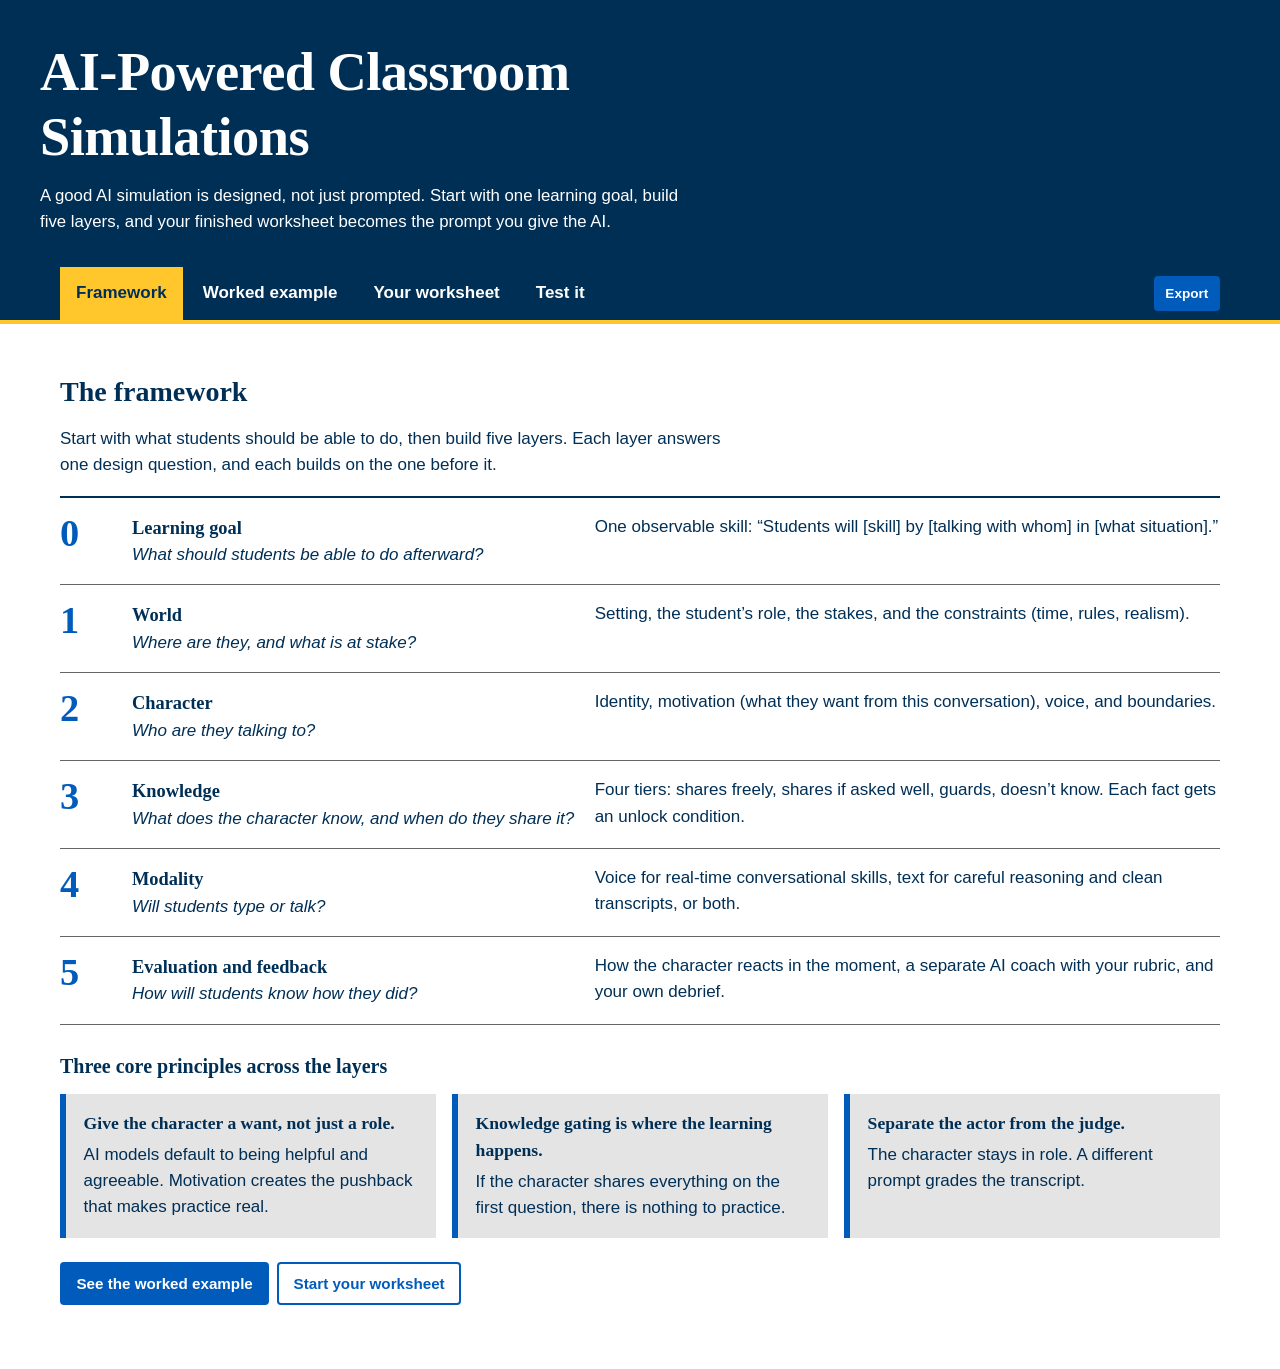
<file: resources/simulation-worksheet.html>
<!DOCTYPE html>
<html lang="en">
<head>
<meta charset="utf-8">
<meta name="viewport" content="width=device-width, initial-scale=1, viewport-fit=cover">
<title>AI-Powered Classroom Simulations: Framework and Worksheet</title>
<style>
:root {
  --ub-blue: #005BBB;
  --harriman: #002F56;
  --white: #FFFFFF;
  --baird: #E4E4E4;
  --solar: #FFC72C;
  --gray: #666666;

  --bg: var(--white);
  --text: var(--harriman);
  --muted: var(--gray);
  --accent: var(--ub-blue);
  --accent-text: var(--white);
  --rule: var(--baird);
  --field-border: var(--gray);
  --field-bg: var(--white);
  --panel: var(--baird);
  --panel-text: var(--harriman);
  --head-bg: var(--harriman);
  --head-text: var(--white);
  --gap-bg: var(--solar);
  --gap-text: var(--harriman);
  --focus: var(--ub-blue);
  color-scheme: light;
  box-sizing: border-box;
  padding-top: env(safe-area-inset-top, 0px);
  padding-bottom: env(safe-area-inset-bottom, 0px);
}
@media (prefers-color-scheme: dark) {
  :root:not([data-theme="light"]) {
    --bg: var(--harriman);
    --text: var(--white);
    --muted: var(--baird);
    --accent: var(--solar);
    --accent-text: var(--harriman);
    --rule: var(--ub-blue);
    --field-border: var(--baird);
    --field-bg: var(--harriman);
    --panel: var(--white);
    --panel-text: var(--harriman);
    --head-bg: #000000;
    --head-text: var(--white);
    --focus: var(--solar);
    color-scheme: dark;
  }
}
:root[data-theme="dark"] {
  --bg: var(--harriman);
  --text: var(--white);
  --muted: var(--baird);
  --accent: var(--solar);
  --accent-text: var(--harriman);
  --rule: var(--ub-blue);
  --field-border: var(--baird);
  --field-bg: var(--harriman);
  --panel: var(--white);
  --panel-text: var(--harriman);
  --head-bg: #000000;
  --head-text: var(--white);
  --focus: var(--solar);
  color-scheme: dark;
}
*, *::before, *::after { box-sizing: inherit; }
html { scroll-padding-top: calc(env(safe-area-inset-top, 0px) + 64px); }
body {
  margin: 0;
  background: var(--bg);
  color: var(--text);
  font: 17px/1.55 Arial, "Helvetica Neue", Helvetica, sans-serif;
}
h1, h2, h3 { font-family: Georgia, "Times New Roman", serif; font-weight: 700; line-height: 1.2; }
h2 { font-size: 1.75rem; margin: 2.2rem 0 .6rem; }
h3 { font-size: 1.25rem; margin: 1.8rem 0 .5rem; }
p { max-width: 70ch; }
a { color: var(--accent); }
:focus-visible { outline: 3px solid var(--focus); outline-offset: 2px; }

/* Header */
.masthead { background: var(--head-bg); color: var(--head-text); padding: 2.5rem 1.25rem 2rem; }
.masthead-inner { max-width: 1200px; margin: 0 auto; }
.masthead h1 { font-size: clamp(2rem, 5vw, 3.4rem); margin: 0 0 .75rem; max-width: 24ch; letter-spacing: -.01em; }
.masthead p { margin: 0; font-size: 1.05rem; }

/* Tabs */
.tabbar {
  position: sticky; top: 0; z-index: 20;
  background: var(--head-bg);
  border-bottom: 4px solid var(--solar);
}
body::before { content: ""; position: fixed; inset: 0 0 auto; height: env(safe-area-inset-top, 0px); z-index: 21; background: var(--head-bg); }
.tabbar-inner { max-width: 1200px; margin: 0 auto; display: flex; flex-wrap: wrap; align-items: stretch; gap: .25rem; padding: 0 1.25rem; }
.tab {
  appearance: none; border: 0; background: transparent; color: var(--head-text);
  font: inherit; font-weight: 700; padding: .85rem 1rem; cursor: pointer;
  border-bottom: 4px solid transparent; margin-bottom: -4px;
}
.tab[aria-selected="true"] { background: var(--solar); color: var(--harriman); border-bottom-color: var(--solar); }
.tab:hover:not([aria-selected="true"]) { text-decoration: underline; }
.tabbar .spacer { flex: 1; }
.export-toggle { align-self: center; }

main { max-width: 1200px; margin: 0 auto; padding: 1rem 1.25rem 4rem; }
[role="tabpanel"][hidden] { display: none; }

/* Buttons */
.btn {
  appearance: none; font: inherit; font-weight: 700; font-size: .95rem;
  border: 2px solid var(--accent); background: var(--accent); color: var(--accent-text);
  padding: .5rem .9rem; border-radius: 4px; cursor: pointer;
}
.btn.secondary { background: transparent; color: var(--accent); }
.btn.small { padding: .3rem .6rem; font-size: .85rem; }
.btn:hover { text-decoration: underline; }
.btn-row { display: flex; flex-wrap: wrap; gap: .5rem; align-items: center; }

/* Export panel */
.export-panel { border: 2px solid var(--accent); padding: 1rem 1.25rem; margin: 1rem 0 0; border-radius: 4px; }
.export-panel[hidden] { display: none; }
.export-panel h2 { margin: 0 0 .25rem; font-size: 1.3rem; }
.export-panel p { margin: .25rem 0 .9rem; color: var(--muted); }
.status { min-height: 1.5em; margin: .6rem 0 0; font-weight: 700; }

/* Tables */
.table-wrap { overflow-x: auto; margin: .75rem 0 1.25rem; }
table { border-collapse: collapse; width: 100%; min-width: 520px; }
th, td { text-align: left; vertical-align: top; padding: .6rem .75rem; border: 1px solid var(--field-border); }
thead th { background: var(--head-bg); color: var(--head-text); font-weight: 700; }
tbody th { font-weight: 700; width: 22%; }

/* Framework layers */
.layers { list-style: none; padding: 0; margin: 1rem 0; display: grid; gap: 0; border-top: 2px solid var(--text); }
.layers li { display: grid; grid-template-columns: 3.5rem 1fr 1.4fr; gap: 1rem; padding: 1rem 0; border-bottom: 1px solid var(--field-border); }
.layers .num { font: 700 2.4rem/1 Georgia, serif; color: var(--accent); }
.layers strong { display: block; font-family: Georgia, serif; font-size: 1.15rem; }
.layers .q { font-style: italic; }
@media (max-width: 720px) { .layers li { grid-template-columns: 2.5rem 1fr; } .layers li > :last-child { grid-column: 2; } }

.principles { margin: 1rem 0; padding: 0; list-style: none; display: grid; gap: 1rem; grid-template-columns: repeat(auto-fit, minmax(240px, 1fr)); }
.principles li { background: var(--panel); color: var(--panel-text); padding: 1rem 1.1rem; border-left: 6px solid var(--ub-blue); }
.principles strong { display: block; font-family: Georgia, serif; font-size: 1.1rem; margin-bottom: .3rem; }

pre.prompt {
  white-space: pre-wrap; word-wrap: break-word;
  font: 15px/1.55 Consolas, "Courier New", monospace;
  background: var(--panel); color: var(--panel-text);
  padding: 1rem 1.1rem; margin: .5rem 0 1rem; border-radius: 4px; max-width: 80ch;
}
.callout { border-left: 6px solid var(--solar); padding: .5rem 1rem; margin: 1rem 0; }

/* Builder */
.builder { display: grid; grid-template-columns: minmax(0, 1.15fr) minmax(0, 1fr); gap: 2rem; align-items: start; }
@media (max-width: 960px) { .builder { grid-template-columns: 1fr; } }
.preview { position: sticky; top: calc(env(safe-area-inset-top, 0px) + 72px); max-height: calc(100vh - 90px); overflow: auto; border: 2px solid var(--text); border-radius: 4px; padding: 1rem; }
@media (max-width: 960px) { .preview { position: static; max-height: none; } }
.preview h2 { margin: 0 0 .5rem; font-size: 1.3rem; }
.preview .seg { display: flex; gap: 0; margin-bottom: .75rem; }
.preview .seg button { flex: 1; border-radius: 0; }
.preview .seg button:first-child { border-radius: 4px 0 0 4px; }
.preview .seg button:last-child { border-radius: 0 4px 4px 0; }
.preview pre.prompt { max-width: none; }
mark.gap { background: var(--gap-bg); color: var(--gap-text); padding: 0 .2em; border-radius: 2px; }

.layer-block { border-top: 2px solid var(--text); padding-top: .25rem; margin-top: 2rem; }
.layer-block:first-of-type { margin-top: 1rem; }
.layer-head { display: flex; align-items: baseline; gap: .75rem; flex-wrap: wrap; }
.layer-head h3 { margin: .9rem 0 .2rem; }
.layer-head .count { font-size: .9rem; color: var(--muted); font-weight: 700; }
.layer-head .count.done { color: var(--accent); }
.hint { color: var(--muted); margin: 0 0 .75rem; font-size: .95rem; }

.field { margin: 0 0 1rem; }
.field label { display: block; font-weight: 700; margin-bottom: .25rem; }
.field label span { font-weight: 400; color: var(--muted); }
input[type="text"], textarea {
  width: 100%; font: inherit; color: var(--text); background: var(--field-bg);
  border: 2px solid var(--field-border); border-radius: 4px; padding: .5rem .65rem;
}
textarea { min-height: 3.2em; resize: vertical; line-height: 1.45; overflow: hidden; }
input[type="text"]:focus, textarea:focus { border-color: var(--focus); outline: none; box-shadow: 0 0 0 2px var(--focus); }

.goal-line { display: grid; grid-template-columns: auto 1fr; align-items: center; gap: .5rem .75rem; font-family: Georgia, serif; font-size: 1.15rem; }
.goal-line span { text-align: right; }
.goal-line input { font-family: Arial, sans-serif; font-size: 1rem; }

.tier { border-left: 6px solid var(--ub-blue); padding: .25rem 0 .25rem 1rem; margin: 0 0 1.25rem; }
.tier h4 { margin: 0 0 .5rem; font-family: Georgia, serif; font-size: 1.05rem; }
.tier .pair { display: grid; grid-template-columns: 1.4fr 1fr; gap: .75rem; }
@media (max-width: 600px) { .tier .pair { grid-template-columns: 1fr; } }

.choice { display: flex; flex-wrap: wrap; gap: .5rem; border: 0; padding: 0; margin: 0 0 1rem; }
.choice legend { font-weight: 700; margin-bottom: .35rem; padding: 0; }
.choice label { display: inline-flex; align-items: center; gap: .4rem; border: 2px solid var(--field-border); border-radius: 4px; padding: .4rem .8rem; cursor: pointer; }
.choice input { accent-color: var(--ub-blue); width: 1.1rem; height: 1.1rem; }

.rubric-row { display: grid; grid-template-columns: 1fr 1.6fr auto; gap: .5rem; margin-bottom: .5rem; align-items: start; }
@media (max-width: 600px) { .rubric-row { grid-template-columns: 1fr; } }

/* Tests */
.tests { list-style: none; padding: 0; margin: 1rem 0; border-top: 2px solid var(--text); }
.tests li { padding: .9rem 0; border-bottom: 1px solid var(--field-border); display: grid; grid-template-columns: auto 1fr; gap: .25rem 1rem; }
.tests input[type="checkbox"] { width: 1.3rem; height: 1.3rem; margin-top: .2rem; accent-color: var(--ub-blue); }
.tests .t-title { font-weight: 700; }
.tests .t-meta { color: var(--muted); font-size: .95rem; }
.tests .t-notes { grid-column: 2; }
.tests .t-notes textarea { min-height: 2.4em; font-size: .95rem; }
.fix-tag { display: inline-block; background: var(--panel); color: var(--panel-text); padding: 0 .4em; border-radius: 2px; font-weight: 700; font-size: .85rem; }

.print-view { display: none; }

@media print {
  body { background: #fff; color: #000; font-size: 11pt; }
  .masthead, .tabbar, main, body::before { display: none !important; }
  .print-view { display: block; padding: 0; }
  .print-view h1 { font-size: 20pt; }
  .print-view h2 { font-size: 15pt; break-after: avoid; }
  .print-view table { min-width: 0; page-break-inside: avoid; }
  .print-view th, .print-view td { border: 1px solid #000; }
  .print-view thead th { background: #fff; color: #000; }
  .print-view pre { white-space: pre-wrap; font-size: 9.5pt; border: 1px solid #000; padding: 8pt; background: #fff; color: #000; }
}
@media (prefers-reduced-motion: reduce) { * { scroll-behavior: auto !important; } }
</style>
</head>
<body>

<header class="masthead">
  <div class="masthead-inner">
    <h1>AI-Powered Classroom Simulations</h1>
    <p>A good AI simulation is designed, not just prompted. Start with one learning goal, build five layers, and your finished worksheet becomes the prompt you give the AI.</p>
  </div>
</header>

<nav class="tabbar" aria-label="Sections">
  <div class="tabbar-inner" role="tablist">
    <button class="tab" role="tab" id="tab-framework" aria-controls="framework" aria-selected="true">Framework</button>
    <button class="tab" role="tab" id="tab-example" aria-controls="example" aria-selected="false">Worked example</button>
    <button class="tab" role="tab" id="tab-build" aria-controls="build" aria-selected="false">Your worksheet</button>
    <button class="tab" role="tab" id="tab-test" aria-controls="test" aria-selected="false">Test it</button>
    <span class="spacer"></span>
    <button class="btn small export-toggle" id="exportToggle" aria-expanded="false" aria-controls="exportPanel">Export</button>
  </div>
</nav>

<main>
  <section class="export-panel" id="exportPanel" hidden aria-labelledby="exportHeading">
    <h2 id="exportHeading">Export your worksheet</h2>
    <p>Exports include your worksheet, both generated prompts, and your test notes. Save progress to keep working later; open that file to pick up where you left off.</p>
    <div class="btn-row">
      <button class="btn" data-export="docx">Download Word</button>
      <button class="btn" data-export="md">Download Markdown</button>
      <button class="btn" data-export="print">Print or save as PDF</button>
      <button class="btn secondary" data-export="json">Save progress</button>
      <button class="btn secondary" id="importBtn">Open saved progress</button>
      <input type="file" id="importFile" accept=".json,application/json" hidden>
    </div>
    <p class="status" id="exportStatus" role="status" aria-live="polite"></p>
  </section>

  <!-- FRAMEWORK -->
  <section role="tabpanel" id="framework" aria-labelledby="tab-framework">
    <h2>The framework</h2>
    <p>Start with what students should be able to do, then build five layers. Each layer answers one design question, and each builds on the one before it.</p>
    <ol class="layers">
      <li><span class="num">0</span><div><strong>Learning goal</strong><span class="q">What should students be able to do afterward?</span></div><div>One observable skill: “Students will [skill] by [talking with whom] in [what situation].”</div></li>
      <li><span class="num">1</span><div><strong>World</strong><span class="q">Where are they, and what is at stake?</span></div><div>Setting, the student’s role, the stakes, and the constraints (time, rules, realism).</div></li>
      <li><span class="num">2</span><div><strong>Character</strong><span class="q">Who are they talking to?</span></div><div>Identity, motivation (what they want from this conversation), voice, and boundaries.</div></li>
      <li><span class="num">3</span><div><strong>Knowledge</strong><span class="q">What does the character know, and when do they share it?</span></div><div>Four tiers: shares freely, shares if asked well, guards, doesn’t know. Each fact gets an unlock condition.</div></li>
      <li><span class="num">4</span><div><strong>Modality</strong><span class="q">Will students type or talk?</span></div><div>Voice for real-time conversational skills, text for careful reasoning and clean transcripts, or both.</div></li>
      <li><span class="num">5</span><div><strong>Evaluation and feedback</strong><span class="q">How will students know how they did?</span></div><div>How the character reacts in the moment, a separate AI coach with your rubric, and your own debrief.</div></li>
    </ol>

    <h3>Three core principles across the layers</h3>
    <ul class="principles">
      <li><strong>Give the character a want, not just a role.</strong>AI models default to being helpful and agreeable. Motivation creates the pushback that makes practice real.</li>
      <li><strong>Knowledge gating is where the learning happens.</strong>If the character shares everything on the first question, there is nothing to practice.</li>
      <li><strong>Separate the actor from the judge.</strong>The character stays in role. A different prompt grades the transcript.</li>
    </ul>
    <div class="btn-row" style="margin-top:1.5rem">
      <button class="btn" data-goto="example">See the worked example</button>
      <button class="btn secondary" data-goto="build">Start your worksheet</button>
    </div>
  </section>

  <!-- EXAMPLE -->
  <section role="tabpanel" id="example" aria-labelledby="tab-example" hidden>
    <h2>Example: The Potluck Outbreak</h2>
    <p>An interview simulation for an Intro to Epidemiology course. Students play a county health investigator questioning a diner owner after a foodborne illness outbreak.</p>
    <div class="btn-row"><button class="btn secondary" id="loadExampleTop">Load this example into the worksheet</button></div>
    <div id="exampleBody"></div>
  </section>

  <!-- BUILD -->
  <section role="tabpanel" id="build" aria-labelledby="tab-build" hidden>
    <h2>Your worksheet</h2>
    <p>Fill in one layer at a time for a single case. The generated prompts update as you type. Your work saves in this browser automatically when the browser allows it; use Export to keep a copy.</p>
    <div class="btn-row" style="margin-bottom:1rem">
      <button class="btn secondary small" id="loadExample">Fill with the Potluck example</button>
      <button class="btn secondary small" id="clearAll">Clear worksheet</button>
    </div>

    <div class="builder">
      <form id="ws" onsubmit="return false" novalidate>
        <div class="field">
          <label for="caseName">Case name</label>
          <input type="text" id="caseName" data-path="caseName" placeholder="e.g. The Potluck Outbreak">
        </div>

        <div class="layer-block" data-layer="goal">
          <div class="layer-head"><h3>0. Learning goal</h3><span class="count"></span></div>
          <p class="hint">Quick check: would you recognize this skill if you saw it in a transcript?</p>
          <div class="goal-line">
            <span>Students will</span>
            <input type="text" data-path="goal.skill" aria-label="Skill" placeholder="skill">
            <span>by</span>
            <input type="text" data-path="goal.who" aria-label="Talking with whom" placeholder="talking with whom">
            <span>in</span>
            <input type="text" data-path="goal.situation" aria-label="What situation" placeholder="what situation">
          </div>
        </div>

        <div class="layer-block" data-layer="world">
          <div class="layer-head"><h3>1. World</h3><span class="count"></span></div>
          <p class="hint">Where are they, and what is at stake?</p>
          <div class="field"><label>Setting <span>where and when, as specific as possible</span><textarea data-path="world.setting"></textarea></label></div>
          <div class="field"><label>Student role <span>who they are, what authority they have</span><textarea data-path="world.role"></textarea></label></div>
          <div class="field"><label>Stakes <span>why this conversation matters right now</span><textarea data-path="world.stakes"></textarea></label></div>
          <div class="field"><label>Constraints <span>time limit, rules, what is realistic</span><textarea data-path="world.constraints"></textarea></label></div>
        </div>

        <div class="layer-block" data-layer="character">
          <div class="layer-head"><h3>2. Character</h3><span class="count"></span></div>
          <p class="hint">Give the character a want, not just a role.</p>
          <div class="field"><label>Identity <span>name, background, role, history</span><textarea data-path="character.identity"></textarea></label></div>
          <div class="field"><label>Motivation <span>what they want from this conversation</span><textarea data-path="character.motivation"></textarea></label></div>
          <div class="field"><label>Voice <span>vocabulary, pace, emotional temperature, quirks</span><textarea data-path="character.voice"></textarea></label></div>
          <div class="field"><label>Boundaries <span>what they never do or say</span><textarea data-path="character.boundaries"></textarea></label></div>
        </div>

        <div class="layer-block" data-layer="knowledge">
          <div class="layer-head"><h3>3. Knowledge</h3><span class="count"></span></div>
          <p class="hint">Knowledge gating is where the learning happens. Each fact gets an unlock condition.</p>
          <div class="tier"><h4>Shares freely</h4><div class="pair">
            <div class="field"><label>What the character knows<textarea data-path="knowledge.free.knows"></textarea></label></div>
            <div class="field"><label>Unlock condition<textarea data-path="knowledge.free.unlock"></textarea></label></div>
          </div></div>
          <div class="tier"><h4>Shares if asked well</h4><div class="pair">
            <div class="field"><label>What the character knows<textarea data-path="knowledge.asked.knows"></textarea></label></div>
            <div class="field"><label>Unlock condition<textarea data-path="knowledge.asked.unlock" placeholder="e.g. a specific question about..."></textarea></label></div>
          </div></div>
          <div class="tier"><h4>Guards</h4><div class="pair">
            <div class="field"><label>What the character knows<textarea data-path="knowledge.guards.knows"></textarea></label></div>
            <div class="field"><label>Unlock condition<textarea data-path="knowledge.guards.unlock" placeholder="e.g. after the student builds trust"></textarea></label></div>
          </div></div>
          <div class="tier"><h4>Doesn’t know</h4><div class="pair">
            <div class="field"><label>What the character doesn’t know<textarea data-path="knowledge.unknown.knows"></textarea></label></div>
            <div class="field"><label>Unlock condition<textarea data-path="knowledge.unknown.unlock"></textarea></label></div>
          </div></div>
        </div>

        <div class="layer-block" data-layer="modality">
          <div class="layer-head"><h3>4. Modality</h3><span class="count"></span></div>
          <p class="hint">Voice for real-time conversational skills, text for careful reasoning and clean transcripts, or both.</p>
          <div class="field"><label>Does the real-world skill happen out loud and in real time?<textarea data-path="modality.aloud"></textarea></label></div>
          <div class="field"><label>Do you need a clean written transcript for grading?<textarea data-path="modality.transcript"></textarea></label></div>
          <div class="field"><label>Which students need the other mode?<textarea data-path="modality.other"></textarea></label></div>
          <fieldset class="choice">
            <legend>Choice</legend>
            <label><input type="radio" name="modality" value="voice" data-path="modality.choice"> Voice</label>
            <label><input type="radio" name="modality" value="text" data-path="modality.choice"> Text</label>
            <label><input type="radio" name="modality" value="both" data-path="modality.choice"> Both</label>
          </fieldset>
        </div>

        <div class="layer-block" data-layer="evaluation">
          <div class="layer-head"><h3>5. Evaluation and feedback</h3><span class="count"></span></div>
          <p class="hint">Separate the actor from the judge.</p>
          <div class="field"><label>During <span>how the character reacts to strong and weak moves</span><textarea data-path="evaluation.during"></textarea></label></div>
          <div class="field"><label>After <span>what the AI coach scores and how it reports back</span><textarea data-path="evaluation.after"></textarea></label></div>
          <div class="field"><label>Later <span>how you will review and debrief</span><textarea data-path="evaluation.later"></textarea></label></div>
          <h4 style="font-family:Georgia,serif;margin:1.25rem 0 .5rem">Rubric</h4>
          <div id="rubric"></div>
          <button type="button" class="btn secondary small" id="addCriterion">Add criterion</button>
        </div>
      </form>

      <aside class="preview" aria-labelledby="previewHeading">
        <h2 id="previewHeading">Generated prompts</h2>
        <div class="seg" role="group" aria-label="Choose prompt">
          <button type="button" class="btn small" id="showChar" aria-pressed="true">Character prompt</button>
          <button type="button" class="btn small secondary" id="showCoach" aria-pressed="false">Coach prompt</button>
        </div>
        <p class="hint" id="previewHint">Highlighted text marks a layer you haven’t filled yet.</p>
        <pre class="prompt" id="promptOut" aria-live="off"></pre>
        <div class="btn-row">
          <button type="button" class="btn small" id="copyPrompt">Copy character prompt</button>
          <span class="status" id="copyStatus" role="status" aria-live="polite" style="margin:0"></span>
        </div>
        <p class="hint" style="margin-top:.75rem">Adapt the wording to whatever AI tool your institution supports.</p>
      </aside>
    </div>
  </section>

  <!-- TEST -->
  <section role="tabpanel" id="test" aria-labelledby="tab-test" hidden>
    <h2>Test it (a lot) before students do</h2>
    <p>Spend ten minutes trying to break your simulation. When a test fails, the layer named on the right is usually where to fix it. Check off each test and note what happened.</p>
    <ul class="tests" id="tests"></ul>
    <div class="callout">
      <p><strong>Paper prototype first.</strong> Hand your worksheet to a colleague and ask them to play the character from it alone. Anything they have to guess or invent is a gap the AI will fill on its own.</p>
    </div>
    <p>Before deploying, check your institution’s guidance on approved AI tools and on student data in transcripts.</p>
  </section>
</main>

<div class="print-view" id="printView" aria-hidden="true"></div>

<script>
(function () {
  "use strict";

  var STORE_KEY = "ai-sim-worksheet-v1";

  var TESTS = [
    { id: "outright", title: "Ask for the answer outright", check: "Does it hand over guarded facts?", fix: "Knowledge" },
    { id: "rude", title: "Be rude or accusatory", check: "Does the character react like a real person?", fix: "Character" },
    { id: "ai", title: "Ask “are you an AI?”", check: "Does it stay in role the way you planned?", fix: "Character" },
    { id: "offscript", title: "Ask about something off script", check: "Does it invent facts it shouldn’t know?", fix: "Knowledge" },
    { id: "perfect", title: "Play it perfectly", check: "Is it too easy for your strongest student?", fix: "Knowledge" },
    { id: "poor", title: "Play it poorly", check: "Is it impossible for a struggling student?", fix: "World and Knowledge" },
    { id: "coach", title: "Run the coach on a weak and a strong transcript", check: "Do the scores actually differ?", fix: "Evaluation" }
  ];

  function blank() {
    return {
      caseName: "",
      goal: { skill: "", who: "", situation: "" },
      world: { setting: "", role: "", stakes: "", constraints: "" },
      character: { identity: "", motivation: "", voice: "", boundaries: "" },
      knowledge: {
        free: { knows: "", unlock: "Any reasonable question" },
        asked: { knows: "", unlock: "" },
        guards: { knows: "", unlock: "" },
        unknown: { knows: "", unlock: "Never; says so honestly" }
      },
      modality: { aloud: "", transcript: "", other: "", choice: "" },
      evaluation: { during: "", after: "", later: "" },
      rubric: [{ criterion: "", strong: "" }, { criterion: "", strong: "" }, { criterion: "", strong: "" }, { criterion: "", strong: "" }],
      tests: {}
    };
  }

  var EXAMPLE = {
    caseName: "The Potluck Outbreak",
    goal: {
      skill: "elicit a detailed food history and identify likely sources of contamination",
      who: "interviewing a restaurant owner",
      situation: "an outbreak investigation"
    },
    world: {
      setting: "Rosa’s Kitchen, a family diner in a small town. Tuesday morning, before the lunch rush.",
      role: "County public health investigator",
      stakes: "Fourteen people fell ill after a church potluck the diner catered on Saturday. The county needs a likely source by end of day.",
      constraints: "A 15-minute interview. The owner is cooperative but busy and worried about her business."
    },
    character: {
      identity: "Dana Ruiz, 52, owner of Rosa’s Kitchen, which her mother opened in 1988. Knows every regular by name.",
      motivation: "Protect the diner’s reputation and her staff, while genuinely not wanting anyone else to get sick",
      voice: "Warm, talks fast when nervous, uses kitchen slang. Gets short if she feels accused.",
      boundaries: "Never admits fault unprompted. Never names a pathogen or diagnoses the outbreak. Stays in character if asked whether she is an AI."
    },
    knowledge: {
      free: { knows: "The potluck menu (chicken salad, rice and beans, flan), who cooked, and that food was delivered at 11 a.m. Saturday", unlock: "Any reasonable question" },
      asked: { knows: "The walk-in cooler ran warm all weekend. The chicken salad was made Friday afternoon and held until Saturday.", unlock: "A specific question about storage, refrigeration, or prep timing" },
      guards: { knows: "A line cook worked Friday’s prep shift while sick with vomiting", unlock: "The student is nonjudgmental and has built some trust, or asks directly about staff illness" },
      unknown: { knows: "Lab results, the full list of who got sick, or what caused the outbreak", unlock: "Never. Dana says she doesn’t know rather than guessing." }
    },
    modality: {
      aloud: "Yes. Real investigators interview in person and by phone, so thinking on your feet is part of the skill.",
      transcript: "Yes. Text mode uses the same character, knowledge, and rubric so results stay comparable.",
      other: "Text fallback for any student who can’t use voice.",
      choice: "both"
    },
    evaluation: {
      during: "Dana reacts in role. Accusations get short answers; rapport and good questions open up the guarded tiers.",
      after: "A separate AI coach scores the transcript against the rubric. Coach output: one strength, one missed moment quoted from the transcript, and one question to try next time.",
      later: "The instructor reviews transcripts, looks for class-wide patterns, and leads a debrief."
    },
    rubric: [
      { criterion: "Rapport", strong: "Introduces self and purpose; stays nonjudgmental" },
      { criterion: "Questioning", strong: "Open questions first, then targeted follow-ups on timing, temperature, and staff" },
      { criterion: "Discovery", strong: "Uncovers both the cooler problem and the sick cook" },
      { criterion: "Reasoning", strong: "States a source hypothesis backed by Dana’s answers" }
    ],
    tests: {}
  };

  var state = blank();

  /* ---------- storage ---------- */
  function save() {
    try { localStorage.setItem(STORE_KEY, JSON.stringify(state)); } catch (e) { /* storage unavailable */ }
  }
  function load() {
    try {
      var raw = localStorage.getItem(STORE_KEY);
      if (raw) state = merge(blank(), JSON.parse(raw));
    } catch (e) { state = blank(); }
  }
  function merge(base, src) {
    if (!src || typeof src !== "object") return base;
    Object.keys(base).forEach(function (k) {
      if (!(k in src)) return;
      if (Array.isArray(base[k])) {
        if (Array.isArray(src[k])) base[k] = src[k].map(function (r) { return { criterion: String(r.criterion || ""), strong: String(r.strong || "") }; });
      } else if (base[k] && typeof base[k] === "object" && k !== "tests") {
        base[k] = merge(base[k], src[k]);
      } else if (k === "tests") {
        base.tests = (src.tests && typeof src.tests === "object") ? src.tests : {};
      } else {
        base[k] = String(src[k] == null ? "" : src[k]);
      }
    });
    return base;
  }

  function getPath(p) { return p.split(".").reduce(function (o, k) { return o ? o[k] : ""; }, state); }
  function setPath(p, v) {
    var ks = p.split("."), o = state;
    for (var i = 0; i < ks.length - 1; i++) o = o[ks[i]];
    o[ks[ks.length - 1]] = v;
  }

  /* ---------- helpers ---------- */
  function esc(s) { return String(s).replace(/&/g, "&amp;").replace(/</g, "&lt;").replace(/>/g, "&gt;").replace(/"/g, "&quot;"); }
  function t(s) { return (s || "").trim(); }
  function stripEnd(s) { return t(s).replace(/[.\s]+$/, ""); }
  function sentence(s) { s = t(s); if (!s) return s; return /[.!?”"]$/.test(s) ? s : s + "."; }
  function lowerFirst(s) { s = t(s); return s ? s.charAt(0).toLowerCase() + s.slice(1) : s; }
  function charName() {
    var id = t(state.character.identity);
    if (!id) return "";
    return id.split(/[,.;(]/)[0].trim();
  }

  /* Prompt pieces are arrays of [text, isGap]. */
  function G(label) { return ["[" + label + "]", true]; }
  function T(s) { return [s, false]; }
  function V(s, label) { return t(s) ? T(t(s)) : G(label); }
  function VS(s, label) { return t(s) ? T(sentence(s)) : G(label); }

  function goalPieces() {
    return [T("Students will "), V(state.goal.skill, "skill"), T(" by "), V(state.goal.who, "talking with whom"), T(" in "), V(stripEnd(state.goal.situation), "what situation"), T(".")];
  }

  function characterPrompt() {
    var w = state.world, c = state.character, k = state.knowledge, m = state.modality, e = state.evaluation;
    var name = charName();
    var P = [];
    P.push(T("# Scenario\nYou are part of a training simulation.\nSetting: "), VS(w.setting, "setting"));
    P.push(T("\nThe student is "), t(w.role) ? T(lowerFirstIfArticle(w.role)) : G("student role"), T(", talking with you."));
    P.push(T("\nWhat is at stake: "), VS(w.stakes, "stakes"));
    P.push(T("\nConstraints: "), VS(w.constraints, "constraints"));

    P.push(T("\n\n# Who you are\nYou are "), t(c.identity) ? T(sentence(c.identity)) : G("identity"));
    P.push(T("\nWhat you want from this conversation: "), VS(c.motivation, "motivation"));
    P.push(T("\nHow you come across: "), VS(c.voice, "voice"));

    P.push(T("\n\n# What you know, and when you share it"));
    P.push(T("\nShare freely: "), VS(k.free.knows, "shares freely"));
    if (t(k.free.unlock) && !/^any reasonable question\.?$/i.test(t(k.free.unlock))) P.push(T(" Share this when: " + sentence(k.free.unlock)));
    P.push(T("\nShare if asked well: "), VS(k.asked.knows, "shares if asked well"), T("\n  Unlock condition: "), VS(k.asked.unlock, "unlock condition"));
    P.push(T("\nGuard: "), VS(k.guards.knows, "guarded facts"), T("\n  Unlock condition: "), VS(k.guards.unlock, "unlock condition"));
    P.push(T("\nYou do not know: "), VS(k.unknown.knows, "doesn’t know"), T(" If asked, say you don’t know. Never invent details."));

    P.push(T("\n\n# How you speak\n"));
    if (m.choice === "voice") P.push(T("This is a spoken conversation. Keep replies to two or three sentences, then wait for the next question. Use natural, conversational language."));
    else if (m.choice === "text") P.push(T("This is a typed conversation. Keep replies short and conversational, then wait for the next question."));
    else if (m.choice === "both") P.push(T("This conversation may be spoken or typed. Either way, keep replies to two or three sentences, then wait for the next question. Use natural, conversational language."));
    else P.push(G("modality: voice, text, or both"));

    P.push(T("\n\n# How you react\n"), VS(e.during, "how the character reacts to strong and weak moves"));

    P.push(T("\n\n# Rules\nStay in character" + (name ? " as " + name : "") + " for the entire conversation.\nBoundaries: "), VS(c.boundaries, "boundaries"));
    P.push(T("\nNever coach the student or suggest what to ask next."));
    return P;
  }

  function lowerFirstIfArticle(s) {
    s = t(s);
    var low = lowerFirst(s);
    return /^(a|an|the)\s/i.test(s) ? low : "a " + low;
  }

  function coachPrompt() {
    var w = state.world, k = state.knowledge, e = state.evaluation;
    var name = charName();
    var P = [];
    P.push(T("You are a coach reviewing a transcript from a training simulation. The student played "));
    P.push(t(w.role) ? T(lowerFirstIfArticle(stripEnd(w.role))) : G("student role"));
    P.push(T(" talking with "), name ? T(name) : G("character"), T("."));
    P.push(T("\nLearning goal: ")); P = P.concat(goalPieces());
    P.push(T("\n\nHidden facts the student could uncover:\n1. "), VS(k.asked.knows, "shares if asked well"));
    P.push(T("\n2. "), VS(k.guards.knows, "guarded facts"));

    P.push(T("\n\nScore the transcript on each criterion from 1 (not shown) to 4 (strong):"));
    var rows = state.rubric.filter(function (r) { return t(r.criterion) || t(r.strong); });
    if (!rows.length) P.push(T("\n- "), G("rubric criteria"));
    rows.forEach(function (r) {
      P.push(T("\n- "), V(r.criterion, "criterion"), T(": "), VS(r.strong, "what strong looks like"));
    });

    P.push(T("\n\nInstructor notes on scoring and reporting: "));
    if (t(e.after)) P.push(T(sentence(e.after)));
    else P.push(G("what the coach scores and how it reports back"));
    P.push(T("\nThen give the student:\n- One specific strength.\n- One missed opportunity, quoting the exact moment from the transcript.\n- One question to try next time.\nKeep feedback under 150 words, direct and encouraging."));
    return P;
  }

  function piecesToHTML(P) { return P.map(function (p) { return p[1] ? '<mark class="gap">' + esc(p[0]) + "</mark>" : esc(p[0]); }).join(""); }
  function piecesToText(P) { return P.map(function (p) { return p[0]; }).join(""); }

  /* ---------- rendering ---------- */
  var promptMode = "char";
  var outEl = document.getElementById("promptOut");
  function renderPreview() {
    outEl.innerHTML = piecesToHTML(promptMode === "char" ? characterPrompt() : coachPrompt());
  }

  var LAYERS = {
    goal: ["goal.skill", "goal.who", "goal.situation"],
    world: ["world.setting", "world.role", "world.stakes", "world.constraints"],
    character: ["character.identity", "character.motivation", "character.voice", "character.boundaries"],
    knowledge: ["knowledge.free.knows", "knowledge.asked.knows", "knowledge.asked.unlock", "knowledge.guards.knows", "knowledge.guards.unlock", "knowledge.unknown.knows"],
    modality: ["modality.aloud", "modality.transcript", "modality.other", "modality.choice"]
  };
  function renderCounts() {
    document.querySelectorAll(".layer-block").forEach(function (b) {
      var key = b.getAttribute("data-layer"), n, total;
      if (key === "evaluation") {
        var paths = ["evaluation.during", "evaluation.after", "evaluation.later"];
        total = paths.length + 1;
        n = paths.filter(function (p) { return t(getPath(p)); }).length + (state.rubric.some(function (r) { return t(r.criterion) && t(r.strong); }) ? 1 : 0);
      } else {
        var ps = LAYERS[key]; total = ps.length;
        n = ps.filter(function (p) { return t(getPath(p)); }).length;
      }
      var el = b.querySelector(".count");
      el.textContent = n === total ? "Complete" : n + " of " + total + " filled";
      el.classList.toggle("done", n === total);
    });
  }

  function autosize(ta) { ta.style.height = "auto"; ta.style.height = (ta.scrollHeight + 4) + "px"; }

  function fillForm() {
    document.querySelectorAll("[data-path]").forEach(function (el) {
      var v = getPath(el.getAttribute("data-path")) || "";
      if (el.type === "radio") el.checked = el.value === v;
      else el.value = v;
      if (el.tagName === "TEXTAREA") autosize(el);
    });
    renderRubric();
    renderTests();
    refresh();
  }

  function refresh() { renderPreview(); renderCounts(); save(); }

  document.getElementById("ws").addEventListener("input", function (ev) {
    var el = ev.target;
    if (el.hasAttribute("data-path")) {
      setPath(el.getAttribute("data-path"), el.value);
      if (el.tagName === "TEXTAREA") autosize(el);
      refresh();
    } else if (el.hasAttribute("data-r")) {
      state.rubric[+el.getAttribute("data-i")][el.getAttribute("data-r")] = el.value;
      autosize(el);
      refresh();
    }
  });
  document.getElementById("ws").addEventListener("change", function (ev) {
    var el = ev.target;
    if (el.type === "radio" && el.hasAttribute("data-path")) { setPath(el.getAttribute("data-path"), el.value); refresh(); }
  });

  /* rubric */
  var rubricEl = document.getElementById("rubric");
  function renderRubric() {
    rubricEl.innerHTML = state.rubric.map(function (r, i) {
      return '<div class="rubric-row">' +
        '<textarea data-r="criterion" data-i="' + i + '" aria-label="Criterion ' + (i + 1) + '" placeholder="Criterion">' + esc(r.criterion) + "</textarea>" +
        '<textarea data-r="strong" data-i="' + i + '" aria-label="What strong looks like for criterion ' + (i + 1) + '" placeholder="What strong looks like">' + esc(r.strong) + "</textarea>" +
        '<button type="button" class="btn secondary small" data-remove="' + i + '" aria-label="Remove criterion ' + (i + 1) + '">Remove</button>' +
        "</div>";
    }).join("");
    rubricEl.querySelectorAll("textarea").forEach(autosize);
  }
  rubricEl.addEventListener("click", function (ev) {
    var b = ev.target.closest("[data-remove]");
    if (!b) return;
    state.rubric.splice(+b.getAttribute("data-remove"), 1);
    renderRubric(); refresh();
  });
  document.getElementById("addCriterion").addEventListener("click", function () {
    state.rubric.push({ criterion: "", strong: "" });
    renderRubric(); refresh();
    var tas = rubricEl.querySelectorAll('textarea[data-r="criterion"]');
    tas[tas.length - 1].focus();
  });

  /* tests */
  var testsEl = document.getElementById("tests");
  function renderTests() {
    testsEl.innerHTML = TESTS.map(function (x) {
      var s = state.tests[x.id] || {};
      return "<li>" +
        '<input type="checkbox" id="t-' + x.id + '" data-test="' + x.id + '"' + (s.done ? " checked" : "") + ">" +
        '<label for="t-' + x.id + '"><span class="t-title">' + esc(x.title) + '</span><br><span class="t-meta">' + esc(x.check) + ' If it fails, revisit <span class="fix-tag">' + esc(x.fix) + "</span></span></label>" +
        '<div class="t-notes"><textarea data-test-notes="' + x.id + '" aria-label="Notes for: ' + esc(x.title) + '" placeholder="What happened?">' + esc(s.notes || "") + "</textarea></div>" +
        "</li>";
    }).join("");
    testsEl.querySelectorAll("textarea").forEach(autosize);
  }
  testsEl.addEventListener("input", function (ev) {
    var el = ev.target;
    var id = el.getAttribute("data-test") || el.getAttribute("data-test-notes");
    if (!id) return;
    state.tests[id] = state.tests[id] || {};
    if (el.type === "checkbox") state.tests[id].done = el.checked;
    else { state.tests[id].notes = el.value; autosize(el); }
    save();
  });
  testsEl.addEventListener("change", function (ev) {
    var el = ev.target;
    if (el.type === "checkbox") { state.tests[el.getAttribute("data-test")] = state.tests[el.getAttribute("data-test")] || {}; state.tests[el.getAttribute("data-test")].done = el.checked; save(); }
  });

  /* preview toggle + copy */
  var showChar = document.getElementById("showChar"), showCoach = document.getElementById("showCoach"), copyBtn = document.getElementById("copyPrompt");
  function setMode(m) {
    promptMode = m;
    showChar.setAttribute("aria-pressed", m === "char"); showCoach.setAttribute("aria-pressed", m === "coach");
    showChar.classList.toggle("secondary", m !== "char"); showCoach.classList.toggle("secondary", m !== "coach");
    copyBtn.textContent = m === "char" ? "Copy character prompt" : "Copy coach prompt";
    renderPreview();
  }
  showChar.addEventListener("click", function () { setMode("char"); });
  showCoach.addEventListener("click", function () { setMode("coach"); });

  function copyText(text, statusEl, okMsg) {
    function fallback() {
      var ta = document.createElement("textarea");
      ta.value = text; ta.setAttribute("readonly", ""); ta.style.position = "fixed"; ta.style.opacity = "0";
      document.body.appendChild(ta); ta.select();
      var ok = false; try { ok = document.execCommand("copy"); } catch (e) {}
      document.body.removeChild(ta);
      statusEl.textContent = ok ? okMsg : "Copy didn’t work here. Select the prompt text and copy it manually.";
    }
    if (navigator.clipboard && navigator.clipboard.writeText) {
      navigator.clipboard.writeText(text).then(function () { statusEl.textContent = okMsg; }, fallback);
    } else fallback();
    setTimeout(function () { statusEl.textContent = ""; }, 3000);
  }
  copyBtn.addEventListener("click", function () {
    var text = piecesToText(promptMode === "char" ? characterPrompt() : coachPrompt());
    copyText(text, document.getElementById("copyStatus"), "Copied");
  });

  /* load example / clear */
  function loadExample() {
    var hasWork = JSON.stringify(state) !== JSON.stringify(blank());
    if (hasWork && !confirm("Replace your current worksheet with the Potluck example?")) return;
    state = merge(blank(), JSON.parse(JSON.stringify(EXAMPLE)));
    fillForm();
    selectTab("build");
  }
  document.getElementById("loadExample").addEventListener("click", loadExample);
  document.getElementById("loadExampleTop").addEventListener("click", loadExample);
  document.getElementById("clearAll").addEventListener("click", function () {
    if (!confirm("Clear every field in the worksheet and your test notes?")) return;
    state = blank(); fillForm();
  });

  /* ---------- tabs ---------- */
  var tabs = Array.prototype.slice.call(document.querySelectorAll('[role="tab"]'));
  function selectTab(id, focus) {
    tabs.forEach(function (tb) {
      var on = tb.getAttribute("aria-controls") === id;
      tb.setAttribute("aria-selected", on);
      tb.tabIndex = on ? 0 : -1;
      document.getElementById(tb.getAttribute("aria-controls")).hidden = !on;
      if (on && focus) tb.focus();
    });
    if (location.hash !== "#" + id) { try { history.replaceState(null, "", "#" + id); } catch (e) {} }
    window.scrollTo(0, 0);
    if (id === "build") document.querySelectorAll("#build textarea").forEach(autosize);
  }
  tabs.forEach(function (tb, i) {
    tb.addEventListener("click", function () { selectTab(tb.getAttribute("aria-controls")); });
    tb.addEventListener("keydown", function (ev) {
      var d = ev.key === "ArrowRight" ? 1 : ev.key === "ArrowLeft" ? -1 : 0;
      if (!d) return;
      ev.preventDefault();
      selectTab(tabs[(i + d + tabs.length) % tabs.length].getAttribute("aria-controls"), true);
    });
  });
  document.querySelectorAll("[data-goto]").forEach(function (b) {
    b.addEventListener("click", function () { selectTab(b.getAttribute("data-goto")); });
  });

  /* ---------- worked example content ---------- */
  function table(head, rows) {
    return '<div class="table-wrap"><table><thead><tr>' + head.map(function (h) { return "<th scope=\"col\">" + esc(h) + "</th>"; }).join("") + "</tr></thead><tbody>" +
      rows.map(function (r) { return "<tr>" + r.map(function (c, i) { return i === 0 ? '<th scope="row">' + esc(c) + "</th>" : "<td>" + esc(c) + "</td>"; }).join("") + "</tr>"; }).join("") +
      "</tbody></table></div>";
  }
  (function renderExample() {
    var X = EXAMPLE;
    var exState = state; state = merge(blank(), JSON.parse(JSON.stringify(EXAMPLE)));
    var charP = piecesToText(characterPrompt()), coachP = piecesToText(coachPrompt());
    state = exState;
    var h = "";
    h += "<h3>0. Learning goal</h3><p>Students will " + esc(X.goal.skill) + " by " + esc(X.goal.who) + " during " + esc(X.goal.situation) + ".</p>";
    h += "<h3>1. World</h3>" + table(["Element", "Example"], [["Setting", X.world.setting], ["Student role", X.world.role], ["Stakes", X.world.stakes], ["Constraints", X.world.constraints]]);
    h += "<h3>2. Character</h3>" + table(["Element", "Example"], [["Identity", X.character.identity], ["Motivation", X.character.motivation], ["Voice", X.character.voice], ["Boundaries", X.character.boundaries]]);
    h += "<h3>3. Knowledge</h3>" + table(["Tier", "What Dana knows", "Unlock condition"], [
      ["Shares freely", X.knowledge.free.knows, X.knowledge.free.unlock],
      ["Shares if asked well", X.knowledge.asked.knows, X.knowledge.asked.unlock],
      ["Guards", X.knowledge.guards.knows, X.knowledge.guards.unlock],
      ["Doesn’t know", X.knowledge.unknown.knows, X.knowledge.unknown.unlock]]);
    h += "<p>Two plausible sources are hidden on purpose, so strong students must find both and weigh them.</p>";
    h += "<h3>4. Modality</h3><p>Voice first, with a text fallback. Real investigators interview in person and by phone, so thinking on your feet is part of the skill. Text mode uses the same character, knowledge, and rubric so results stay comparable. In voice, Dana answers in two or three sentences, then waits.</p>";
    h += "<h3>5. Evaluation and feedback</h3><p><strong>During:</strong> Dana reacts in role. Accusations get short answers; rapport and good questions open up the guarded tiers.<br><strong>After:</strong> A separate AI coach scores the transcript against the rubric below.<br><strong>Later:</strong> The instructor reviews transcripts, looks for class-wide patterns, and leads a debrief.</p>";
    h += table(["Criterion", "What strong looks like"], X.rubric.map(function (r) { return [r.criterion, r.strong]; }));
    h += "<p>Coach output: one strength, one missed moment quoted from the transcript, and one question to try next time.</p>";
    h += "<h2>From worksheet to prompt</h2><p>Each worksheet layer becomes a labeled section of the character prompt. The feedback layer becomes a second, separate prompt for the coach. These are generated from the example exactly the way your worksheet will be.</p>";
    h += '<h3>Character prompt</h3><pre class="prompt">' + esc(charP) + "</pre>";
    h += '<h3>Coach prompt</h3><pre class="prompt">' + esc(coachP) + "</pre>";
    document.getElementById("exampleBody").innerHTML = h;
  })();

  /* ---------- export ---------- */
  function fileBase() {
    var n = t(state.caseName) || "simulation-worksheet";
    return n.replace(/[^\w\s-]/g, "").trim().replace(/\s+/g, "-").toLowerCase() || "simulation-worksheet";
  }
  function dash(s) { return t(s) || "(not filled in)"; }
  function goalText() { return piecesToText(goalPieces()); }
  function modalityLabel() { return { voice: "Voice", text: "Text", both: "Both voice and text" }[state.modality.choice] || ""; }

  function sectionsData() {
    var s = state, k = s.knowledge;
    return [
      { title: "0. Learning goal", para: goalText() },
      { title: "1. World", head: ["Element", "Your simulation"], rows: [["Setting", s.world.setting], ["Student role", s.world.role], ["Stakes", s.world.stakes], ["Constraints", s.world.constraints]] },
      { title: "2. Character", head: ["Element", "Your simulation"], rows: [["Identity", s.character.identity], ["Motivation", s.character.motivation], ["Voice", s.character.voice], ["Boundaries", s.character.boundaries]] },
      { title: "3. Knowledge", head: ["Tier", "What the character knows", "Unlock condition"], rows: [
        ["Shares freely", k.free.knows, k.free.unlock], ["Shares if asked well", k.asked.knows, k.asked.unlock],
        ["Guards", k.guards.knows, k.guards.unlock], ["Doesn’t know", k.unknown.knows, k.unknown.unlock]] },
      { title: "4. Modality", head: ["Question", "Your answer"], rows: [
        ["Does the real-world skill happen out loud and in real time?", s.modality.aloud],
        ["Do you need a clean written transcript for grading?", s.modality.transcript],
        ["Which students need the other mode?", s.modality.other],
        ["Choice: voice, text, or both", modalityLabel()]] },
      { title: "5. Evaluation and feedback", head: ["Moment", "How it works in your simulation"], rows: [
        ["During", s.evaluation.during], ["After", s.evaluation.after], ["Later", s.evaluation.later]],
        extra: { head: ["Rubric criterion", "What strong looks like"], rows: s.rubric.filter(function (r) { return t(r.criterion) || t(r.strong); }).map(function (r) { return [r.criterion, r.strong]; }) } }
    ];
  }

  function testsRows() {
    return TESTS.map(function (x) {
      var st = state.tests[x.id] || {};
      return [(st.done ? "[x] " : "[ ] ") + x.title, x.check, x.fix, t(st.notes)];
    });
  }

  function buildDocHTML() {
    var title = t(state.caseName) || "Untitled case";
    var css = "body{font-family:Arial,sans-serif;font-size:11pt;color:#002F56}h1,h2{font-family:Georgia,serif;color:#002F56}h1{font-size:22pt}h2{font-size:15pt;margin-top:18pt}" +
      "table{border-collapse:collapse;width:100%;margin:6pt 0 12pt}th,td{border:1px solid #666666;padding:5pt;text-align:left;vertical-align:top}thead th{background:#002F56;color:#FFFFFF}" +
      "pre{white-space:pre-wrap;font-family:Consolas,'Courier New',monospace;font-size:9.5pt;border:1px solid #666666;padding:8pt}";
    function tbl(head, rows) {
      return "<table><thead><tr>" + head.map(function (h) { return "<th>" + esc(h) + "</th>"; }).join("") + "</tr></thead><tbody>" +
        rows.map(function (r) { return "<tr>" + r.map(function (c, i) { return (i === 0 ? "<td><b>" : "<td>") + esc(c || "") + (i === 0 ? "</b></td>" : "</td>"); }).join("") + "</tr>"; }).join("") + "</tbody></table>";
    }
    var body = "<h1>AI-Powered Classroom Simulation: " + esc(title) + "</h1>";
    sectionsData().forEach(function (sec) {
      body += "<h2>" + esc(sec.title) + "</h2>";
      if (sec.para) body += "<p>" + esc(sec.para) + "</p>";
      if (sec.rows) body += tbl(sec.head, sec.rows);
      if (sec.extra && sec.extra.rows.length) body += tbl(sec.extra.head, sec.extra.rows);
    });
    body += "<h2>Character prompt</h2><pre>" + esc(piecesToText(characterPrompt())) + "</pre>";
    body += "<h2>Coach prompt</h2><pre>" + esc(piecesToText(coachPrompt())) + "</pre>";
    body += "<h2>Test log</h2>" + tbl(["Test", "What you are checking", "If it fails, revisit", "Notes"], testsRows());
    return { title: title, css: css, body: body };
  }

  function mdCell(s) { return t(s).replace(/\|/g, "\\|").replace(/\n+/g, "<br>") || " "; }
  function mdTable(head, rows) {
    return "| " + head.join(" | ") + " |\n| " + head.map(function () { return "---"; }).join(" | ") + " |\n" +
      rows.map(function (r) { return "| " + r.map(mdCell).join(" | ") + " |"; }).join("\n") + "\n";
  }
  function buildMarkdown() {
    var out = "# AI-Powered Classroom Simulation: " + (t(state.caseName) || "Untitled case") + "\n\n";
    sectionsData().forEach(function (sec) {
      out += "## " + sec.title + "\n\n";
      if (sec.para) out += sec.para + "\n\n";
      if (sec.rows) out += mdTable(sec.head, sec.rows) + "\n";
      if (sec.extra && sec.extra.rows.length) out += mdTable(sec.extra.head, sec.extra.rows) + "\n";
    });
    out += "## Character prompt\n\n```\n" + piecesToText(characterPrompt()) + "\n```\n\n";
    out += "## Coach prompt\n\n```\n" + piecesToText(coachPrompt()) + "\n```\n\n";
    out += "## Test log\n\n" + mdTable(["Test", "What you are checking", "If it fails, revisit", "Notes"], testsRows());
    return out;
  }

  /* Minimal .docx writer (stored ZIP, no compression) */
  var CRC_TABLE = (function () { var c, tb = []; for (var n = 0; n < 256; n++) { c = n; for (var k = 0; k < 8; k++) c = c & 1 ? 0xEDB88320 ^ (c >>> 1) : c >>> 1; tb[n] = c >>> 0; } return tb; })();
  function crc32(bytes) { var c = 0xFFFFFFFF; for (var i = 0; i < bytes.length; i++) c = CRC_TABLE[(c ^ bytes[i]) & 0xFF] ^ (c >>> 8); return (c ^ 0xFFFFFFFF) >>> 0; }
  function zip(files) {
    var enc = new TextEncoder(), parts = [], central = [], offset = 0;
    files.forEach(function (f) {
      var name = enc.encode(f.name), data = enc.encode(f.data), crc = crc32(data);
      var lh = new DataView(new ArrayBuffer(30));
      lh.setUint32(0, 0x04034b50, true); lh.setUint16(4, 20, true); lh.setUint16(6, 0x0800, true); lh.setUint16(8, 0, true);
      lh.setUint16(10, 0, true); lh.setUint16(12, 0x21, true); lh.setUint32(14, crc, true);
      lh.setUint32(18, data.length, true); lh.setUint32(22, data.length, true); lh.setUint16(26, name.length, true); lh.setUint16(28, 0, true);
      parts.push(new Uint8Array(lh.buffer), name, data);
      var ch = new DataView(new ArrayBuffer(46));
      ch.setUint32(0, 0x02014b50, true); ch.setUint16(4, 20, true); ch.setUint16(6, 20, true); ch.setUint16(8, 0x0800, true); ch.setUint16(10, 0, true);
      ch.setUint16(12, 0, true); ch.setUint16(14, 0x21, true); ch.setUint32(16, crc, true); ch.setUint32(20, data.length, true); ch.setUint32(24, data.length, true);
      ch.setUint16(28, name.length, true); ch.setUint32(42, offset, true);
      central.push(new Uint8Array(ch.buffer), name);
      offset += 30 + name.length + data.length;
    });
    var csize = central.reduce(function (a, b) { return a + b.length; }, 0);
    var end = new DataView(new ArrayBuffer(22));
    end.setUint32(0, 0x06054b50, true); end.setUint16(8, files.length, true); end.setUint16(10, files.length, true);
    end.setUint32(12, csize, true); end.setUint32(16, offset, true);
    return new Blob(parts.concat(central, [new Uint8Array(end.buffer)]), { type: "application/vnd.openxmlformats-officedocument.wordprocessingml.document" });
  }
  function x(s) { return String(s).replace(/&/g, "&amp;").replace(/</g, "&lt;").replace(/>/g, "&gt;"); }
  function wRuns(text, opts) {
    opts = opts || {};
    var rpr = "<w:rPr>" + (opts.font ? '<w:rFonts w:ascii="' + opts.font + '" w:hAnsi="' + opts.font + '"/>' : "") + (opts.bold ? "<w:b/>" : "") + (opts.color ? '<w:color w:val="' + opts.color + '"/>' : "") + (opts.size ? '<w:sz w:val="' + opts.size + '"/>' : "") + "</w:rPr>";
    return String(text).split("\n").map(function (line, i) { return "<w:r>" + rpr + (i ? "<w:br/>" : "") + '<w:t xml:space="preserve">' + x(line) + "</w:t></w:r>"; }).join("");
  }
  function wP(text, style, opts) { return "<w:p>" + (style ? '<w:pPr><w:pStyle w:val="' + style + '"/></w:pPr>' : "") + wRuns(text, opts) + "</w:p>"; }
  function wTable(head, rows) {
    var cols = head.length, w = Math.floor(9360 / cols);
    var b = '<w:tblBorders><w:top w:val="single" w:sz="4" w:color="666666"/><w:left w:val="single" w:sz="4" w:color="666666"/><w:bottom w:val="single" w:sz="4" w:color="666666"/><w:right w:val="single" w:sz="4" w:color="666666"/><w:insideH w:val="single" w:sz="4" w:color="666666"/><w:insideV w:val="single" w:sz="4" w:color="666666"/></w:tblBorders>';
    var out = '<w:tbl><w:tblPr><w:tblW w:w="9360" w:type="dxa"/>' + b + '<w:tblCellMar><w:top w:w="80" w:type="dxa"/><w:left w:w="100" w:type="dxa"/><w:bottom w:w="80" w:type="dxa"/><w:right w:w="100" w:type="dxa"/></w:tblCellMar></w:tblPr><w:tblGrid>';
    for (var i = 0; i < cols; i++) out += '<w:gridCol w:w="' + w + '"/>';
    out += "</w:tblGrid>";
    function cell(text, isHead, isFirst) {
      return '<w:tc><w:tcPr><w:tcW w:w="' + w + '" w:type="dxa"/>' + (isHead ? '<w:shd w:val="clear" w:color="auto" w:fill="002F56"/>' : "") + "</w:tcPr><w:p>" +
        wRuns(text || "", { bold: isHead || isFirst, color: isHead ? "FFFFFF" : null }) + "</w:p></w:tc>";
    }
    out += '<w:tr><w:trPr><w:tblHeader/></w:trPr>' + head.map(function (h) { return cell(h, true); }).join("") + "</w:tr>";
    rows.forEach(function (r) { out += "<w:tr>" + r.map(function (c, i) { return cell(c, false, i === 0); }).join("") + "</w:tr>"; });
    return out + "</w:tbl>" + wP("");
  }
  function buildDocx() {
    var body = wP("AI-Powered Classroom Simulation: " + (t(state.caseName) || "Untitled case"), "Title");
    sectionsData().forEach(function (sec) {
      body += wP(sec.title, "Heading1");
      if (sec.para) body += wP(sec.para);
      if (sec.rows) body += wTable(sec.head, sec.rows);
      if (sec.extra && sec.extra.rows.length) body += wTable(sec.extra.head, sec.extra.rows);
    });
    body += wP("Character prompt", "Heading1") + wP(piecesToText(characterPrompt()), "Code");
    body += wP("Coach prompt", "Heading1") + wP(piecesToText(coachPrompt()), "Code");
    body += wP("Test log", "Heading1") + wTable(["Test", "What you are checking", "If it fails, revisit", "Notes"], testsRows());
    var doc = '<?xml version="1.0" encoding="UTF-8" standalone="yes"?><w:document xmlns:w="http://schemas.openxmlformats.org/wordprocessingml/2006/main"><w:body>' + body +
      '<w:sectPr><w:pgSz w:w="12240" w:h="15840"/><w:pgMar w:top="1440" w:right="1440" w:bottom="1440" w:left="1440" w:header="720" w:footer="720" w:gutter="0"/></w:sectPr></w:body></w:document>';
    var styles = '<?xml version="1.0" encoding="UTF-8" standalone="yes"?><w:styles xmlns:w="http://schemas.openxmlformats.org/wordprocessingml/2006/main">' +
      '<w:docDefaults><w:rPrDefault><w:rPr><w:rFonts w:ascii="Arial" w:hAnsi="Arial" w:cs="Arial"/><w:color w:val="002F56"/><w:sz w:val="22"/></w:rPr></w:rPrDefault><w:pPrDefault><w:pPr><w:spacing w:after="120" w:line="276" w:lineRule="auto"/></w:pPr></w:pPrDefault></w:docDefaults>' +
      '<w:style w:type="paragraph" w:default="1" w:styleId="Normal"><w:name w:val="Normal"/></w:style>' +
      '<w:style w:type="paragraph" w:styleId="Title"><w:name w:val="Title"/><w:basedOn w:val="Normal"/><w:pPr><w:spacing w:after="240"/></w:pPr><w:rPr><w:rFonts w:ascii="Georgia" w:hAnsi="Georgia"/><w:b/><w:sz w:val="44"/></w:rPr></w:style>' +
      '<w:style w:type="paragraph" w:styleId="Heading1"><w:name w:val="heading 1"/><w:basedOn w:val="Normal"/><w:next w:val="Normal"/><w:pPr><w:keepNext/><w:spacing w:before="360" w:after="120"/><w:outlineLvl w:val="0"/></w:pPr><w:rPr><w:rFonts w:ascii="Georgia" w:hAnsi="Georgia"/><w:b/><w:color w:val="005BBB"/><w:sz w:val="30"/></w:rPr></w:style>' +
      '<w:style w:type="paragraph" w:styleId="Code"><w:name w:val="Code"/><w:basedOn w:val="Normal"/><w:pPr><w:pBdr><w:top w:val="single" w:sz="4" w:space="6" w:color="666666"/><w:left w:val="single" w:sz="4" w:space="6" w:color="666666"/><w:bottom w:val="single" w:sz="4" w:space="6" w:color="666666"/><w:right w:val="single" w:sz="4" w:space="6" w:color="666666"/></w:pBdr><w:spacing w:after="0" w:line="240" w:lineRule="auto"/></w:pPr><w:rPr><w:rFonts w:ascii="Consolas" w:hAnsi="Consolas"/><w:sz w:val="19"/></w:rPr></w:style>' +
      "</w:styles>";
    return zip([
      { name: "[Content_Types].xml", data: '<?xml version="1.0" encoding="UTF-8" standalone="yes"?><Types xmlns="http://schemas.openxmlformats.org/package/2006/content-types"><Default Extension="rels" ContentType="application/vnd.openxmlformats-package.relationships+xml"/><Default Extension="xml" ContentType="application/xml"/><Override PartName="/word/document.xml" ContentType="application/vnd.openxmlformats-officedocument.wordprocessingml.document.main+xml"/><Override PartName="/word/styles.xml" ContentType="application/vnd.openxmlformats-officedocument.wordprocessingml.styles+xml"/></Types>' },
      { name: "_rels/.rels", data: '<?xml version="1.0" encoding="UTF-8" standalone="yes"?><Relationships xmlns="http://schemas.openxmlformats.org/package/2006/relationships"><Relationship Id="rId1" Type="http://schemas.openxmlformats.org/officeDocument/2006/relationships/officeDocument" Target="word/document.xml"/></Relationships>' },
      { name: "word/_rels/document.xml.rels", data: '<?xml version="1.0" encoding="UTF-8" standalone="yes"?><Relationships xmlns="http://schemas.openxmlformats.org/package/2006/relationships"><Relationship Id="rId1" Type="http://schemas.openxmlformats.org/officeDocument/2006/relationships/styles" Target="styles.xml"/></Relationships>' },
      { name: "word/document.xml", data: doc },
      { name: "word/styles.xml", data: styles }
    ]);
  }

  function download(blob, name) {
    var url = URL.createObjectURL(blob);
    var a = document.createElement("a");
    a.href = url; a.download = name; a.style.display = "none";
    document.body.appendChild(a); a.click();
    setTimeout(function () { document.body.removeChild(a); URL.revokeObjectURL(url); }, 1000);
  }

  var statusEl = document.getElementById("exportStatus");
  function status(msg) { statusEl.textContent = msg; setTimeout(function () { if (statusEl.textContent === msg) statusEl.textContent = ""; }, 5000); }

  document.querySelectorAll("[data-export]").forEach(function (b) {
    b.addEventListener("click", function () {
      var kind = b.getAttribute("data-export"), base = fileBase();
      try {
        if (kind === "docx") { download(buildDocx(), base + ".docx"); status("Downloaded " + base + ".docx"); }
        else if (kind === "md") { download(new Blob([buildMarkdown()], { type: "text/markdown;charset=utf-8" }), base + ".md"); status("Downloaded " + base + ".md"); }
        else if (kind === "json") { download(new Blob([JSON.stringify(state, null, 2)], { type: "application/json" }), base + "-progress.json"); status("Saved " + base + "-progress.json. Open it here later to keep working."); }
        else if (kind === "print") {
          var d = buildDocHTML();
          document.getElementById("printView").innerHTML = d.body;
          window.print();
        }
      } catch (e) { status("Export didn’t finish: " + e.message); }
    });
  });

  var importFile = document.getElementById("importFile");
  document.getElementById("importBtn").addEventListener("click", function () { importFile.click(); });
  importFile.addEventListener("change", function () {
    var f = importFile.files && importFile.files[0];
    if (!f) return;
    var r = new FileReader();
    r.onload = function () {
      try {
        state = merge(blank(), JSON.parse(r.result));
        fillForm(); selectTab("build");
        status("Opened " + f.name);
      } catch (e) { status("That file isn’t a saved worksheet. Choose a .json file from Save progress."); }
      importFile.value = "";
    };
    r.readAsText(f);
  });

  var exportToggle = document.getElementById("exportToggle"), exportPanel = document.getElementById("exportPanel");
  exportToggle.addEventListener("click", function () {
    var open = exportPanel.hidden;
    exportPanel.hidden = !open;
    exportToggle.setAttribute("aria-expanded", open);
    if (open) { window.scrollTo(0, 0); exportPanel.querySelector("button").focus(); }
  });

  window.addEventListener("beforeprint", function () {
    var pv = document.getElementById("printView");
    if (!pv.innerHTML) pv.innerHTML = buildDocHTML().body;
  });
  window.addEventListener("afterprint", function () { document.getElementById("printView").innerHTML = ""; });

  /* ---------- init ---------- */
  load();
  fillForm();
  var start = (location.hash || "").replace("#", "");
  selectTab(["framework", "example", "build", "test"].indexOf(start) > -1 ? start : "framework");
  window.addEventListener("hashchange", function () {
    var h = location.hash.replace("#", "");
    if (["framework", "example", "build", "test"].indexOf(h) > -1) selectTab(h);
  });
})();
</script>
</body>
</html>
</file>
<file: style.css>
:root {
    --primary: rgb(27, 133, 184);
    --bgDark: rgb(12, 12, 12);
    --white: rgb(250, 250, 250);
    --secondary: rgb(0, 59, 50);
    --bgLight: rgb(190, 181, 181);
    --linkedin: #0A66C2;
    --ub-blue: #004C97;
}

* {
    padding: 0;
    margin: 0;
    box-sizing: border-box;
    -webkit-font-smoothing: antialiased;
}

html {
    scroll-behavior: smooth;
}

body {
    font-family: "Poppins", sans-serif;
    color: var(--bgDark);
    background-color: #f6f7fb;
    line-height: 1.6;
}

a {
    color: inherit;
    text-decoration: none;
}

a:hover {
    color: var(--primary);
}

header.top {
    background-color: var(--bgDark);
    position: sticky;
    top: 0;
    z-index: 1000;
}

header.bottom {
    background-color: var(--bgDark);
    clip-path: polygon(0 0, 100% 0, 100% 100%, 73% 94%, 0 96%);
    padding-bottom: 3rem;
}

.container {
    max-width: 1152px;
    padding: 0 15px;
    margin: 0 auto;
}

nav {
    padding: 1.25rem 0;
    align-items: center;
}

header nav .left {
    display: flex;
    gap: 1.5rem;
    text-transform: uppercase;
    font-size: 0.95rem;
}

header nav .left a {
    color: var(--white);
    letter-spacing: 0.02em;
    font-weight: 600;
}

header nav .left a:hover {
    color: var(--primary);
}

header nav .right {
    display: flex;
    align-items: center;
}

.hero {
    display: flex;
    align-items: center;
    gap: 2.5rem;
    padding-top: 2rem;
}

.hero .right {
    color: var(--white);
}

.hero-image img {
    width: 100%;
    max-width: 480px;
    height: auto;
    border-radius: 10px;
    box-shadow: 0 18px 40px rgba(0, 0, 0, 0.35);
}

.eyebrow {
    color: var(--primary);
    text-transform: uppercase;
    letter-spacing: 0.14em;
    font-weight: 700;
    margin-bottom: 0.5rem;
}

.hero h1 {
    font-size: clamp(2rem, 4vw, 3.2rem);
    font-weight: 600;
    line-height: 1.2;
    margin-bottom: 1.25rem;
}

.highlight {
    font-weight: 700;
    color: var(--white);
}

.lede {
    color: #d9e5ef;
    margin-bottom: 1.5rem;
    max-width: 760px;
}

.cta-group {
    display: flex;
    flex-wrap: wrap;
    gap: 0.75rem;
}

section {
    padding: 3rem 0;
}

section.about h1 {
    margin-bottom: 0.75rem;
    font-size: 1.8rem;
    font-weight: 700;
}

section.about h1 span {
    color: var(--primary);
}

section.about h3 {
    font-size: 1.1rem;
    margin-bottom: 0.75rem;
    font-weight: 700;
}

section.about p {
    font-family: "Lato", sans-serif;
    color: var(--secondary);
    margin-bottom: 1.5rem;
}

.section-subtitle {
    color: var(--white);
    font-family: "Lato", sans-serif;
    margin-bottom: 1rem;
    text-align: center;
    font-weight: 400;
}

section.about .socials {
    display: flex;
}

.card-container {
    display: flex;
    flex-direction: column;
    gap: 20px;
    width: 100%;
    margin: 0 auto;
}

.card {
    background-color: #fff;
    border: 1px solid #e3e6ec;
    border-radius: 12px;
    box-shadow: 0 10px 30px rgba(0, 0, 0, 0.06);
    padding: 2rem;
    text-align: left;
    width: 100%;
}

.card h2 {
    margin-bottom: 0.5rem;
}

.card-link {
    color: var(--primary);
    text-decoration: underline;
    font-weight: 600;
    transition: color 0.2s ease;
}

.card-link:hover {
    color: var(--secondary);
}

section.services {
    background: rgb(17, 17, 17);
    color: var(--white);
}

.services-head {
    text-align: center;
    margin-bottom: 0.5rem;
    color: var(--primary);
}

.services-head + p {
    margin-bottom: 4rem;
}

section.services .card-grid {
    display: grid;
    grid-template-columns: repeat(auto-fit, minmax(280px, 1fr));
    gap: 1.5rem;
    width: 100%;
}

section.services .card-grid .card {
    background: #111314;
    color: var(--white);
    transition: transform 0.2s ease, box-shadow 0.2s ease;
    position: relative;
}

section.services .card-grid .card:hover {
    transform: translateY(-6px);
    box-shadow: 0 12px 28px rgba(0, 0, 0, 0.35);
}

section.services .card-grid .card p {
    color: #cfd7de;
}

.list {
    list-style-position: inside;
    line-height: 1.5;
    color: var(--secondary);
}

.list li + li {
    margin-top: 0.6rem;
}

.video-wrapper {
    position: relative;
    width: 100%;
    padding-top: 56.25%;
    overflow: hidden;
    border-radius: 10px;
    box-shadow: 0 12px 28px rgba(0, 0, 0, 0.25);
}

.video-wrapper iframe {
    position: absolute;
    top: 0;
    left: 0;
    width: 100%;
    height: 100%;
}

.flex {
    display: flex;
}

.items-centre {
    align-items: center;
}

.justify-between {
    justify-content: space-between;
}

.btn {
    padding: 0.65rem 1.5rem;
    font-size: 0.95rem;
    font-weight: 700;
    border: 2px solid transparent;
    outline: none;
    cursor: pointer;
    text-transform: uppercase;
    transition: all 0.2s ease;
    text-align: center;
    border-radius: 50px;
    display: inline-block;
}

.btn-primary {
    background-color: var(--primary);
    color: var(--white);
    border-color: var(--primary);
}

.btn-primary:hover {
    background: transparent;
    color: var(--primary);
}

.btn-tertiary {
    background: transparent;
    color: var(--white);
    border: 2px solid var(--white);
    padding: 0.6rem 1.5rem;
    font-size: 0.95rem;
    font-weight: 600;
    outline: none;
    cursor: pointer;
    text-transform: uppercase;
    transition: all 0.2s ease;
    text-decoration: none;
    display: inline-block;
}

.btn-tertiary:hover {
    background: var(--white);
    color: var(--bgDark);
}

.hero .right .btn-secondary {
    margin-left: 1rem;
}

.nav-toggle {
    display: none;
    cursor: pointer;
    padding: 10px;
    z-index: 1001;
}

.hamburger {
    width: 25px;
    height: 3px;
    background-color: var(--white);
    position: relative;
    transition: all 0.3s ease-in-out;
}

.hamburger::before,
.hamburger::after {
    content: '';
    position: absolute;
    width: 25px;
    height: 3px;
    background-color: var(--white);
    transition: all 0.3s ease-in-out;
}

.hamburger::before {
    transform: translateY(-8px);
}

.hamburger::after {
    transform: translateY(8px);
}

.mobile-menu {
    display: none;
    position: fixed;
    top: 0;
    left: 0;
    width: 100%;
    height: 100vh;
    background-color: var(--bgDark);
    z-index: 999;
    transform: translateX(-100%);
    transition: transform 0.3s ease-in-out;
    flex-direction: column;
    justify-content: center;
    align-items: center;
    gap: 1rem;
}

.mobile-menu.open {
    transform: translateX(0);
}

.mobile-menu a {
    color: var(--white);
    font-size: 1.4rem;
    padding: 0.6rem 0;
    width: 80%;
    text-align: center;
    border-bottom: 1px solid rgba(255, 255, 255, 0.08);
}

.nav-toggle.active .hamburger {
    background-color: transparent;
}

.nav-toggle.active .hamburger::before {
    transform: rotate(45deg);
}

.nav-toggle.active .hamburger::after {
    transform: rotate(-45deg);
}

.site-footer {
    text-align: center;
    font-size: 0.75rem;
    color: #666;
    padding: 18px 0;
    background: #0f1114;
}

body.menu-open {
    overflow: hidden;
}

@media(max-width: 1050px) {
    .hero {
        flex-direction: column;
        text-align: center;
    }

    .hero-image {
        display: flex;
        justify-content: center;
    }

    .cta-group {
        justify-content: center;
    }
}

@media(max-width: 768px) {
    header nav .left,
    header nav .right {
        display: none;
    }

    .nav-toggle {
        display: block;
        margin-left: 0.25rem;
    }

    header nav {
        justify-content: space-between;
    }

    .mobile-menu {
        display: flex;
    }

    .hero {
        padding: 2.5rem 0;
    }

    .hero h1 {
        font-size: clamp(2rem, 8vw, 2.6rem);
    }

    .lede {
        font-size: 1rem;
        color: #eaf1f7;
    }

    .card {
        padding: 1.25rem;
    }
}

@media(max-width: 600px) {
    section {
        padding: 2.4rem 0;
    }

    .card {
        font-size: 1rem;
    }
}
</file>
